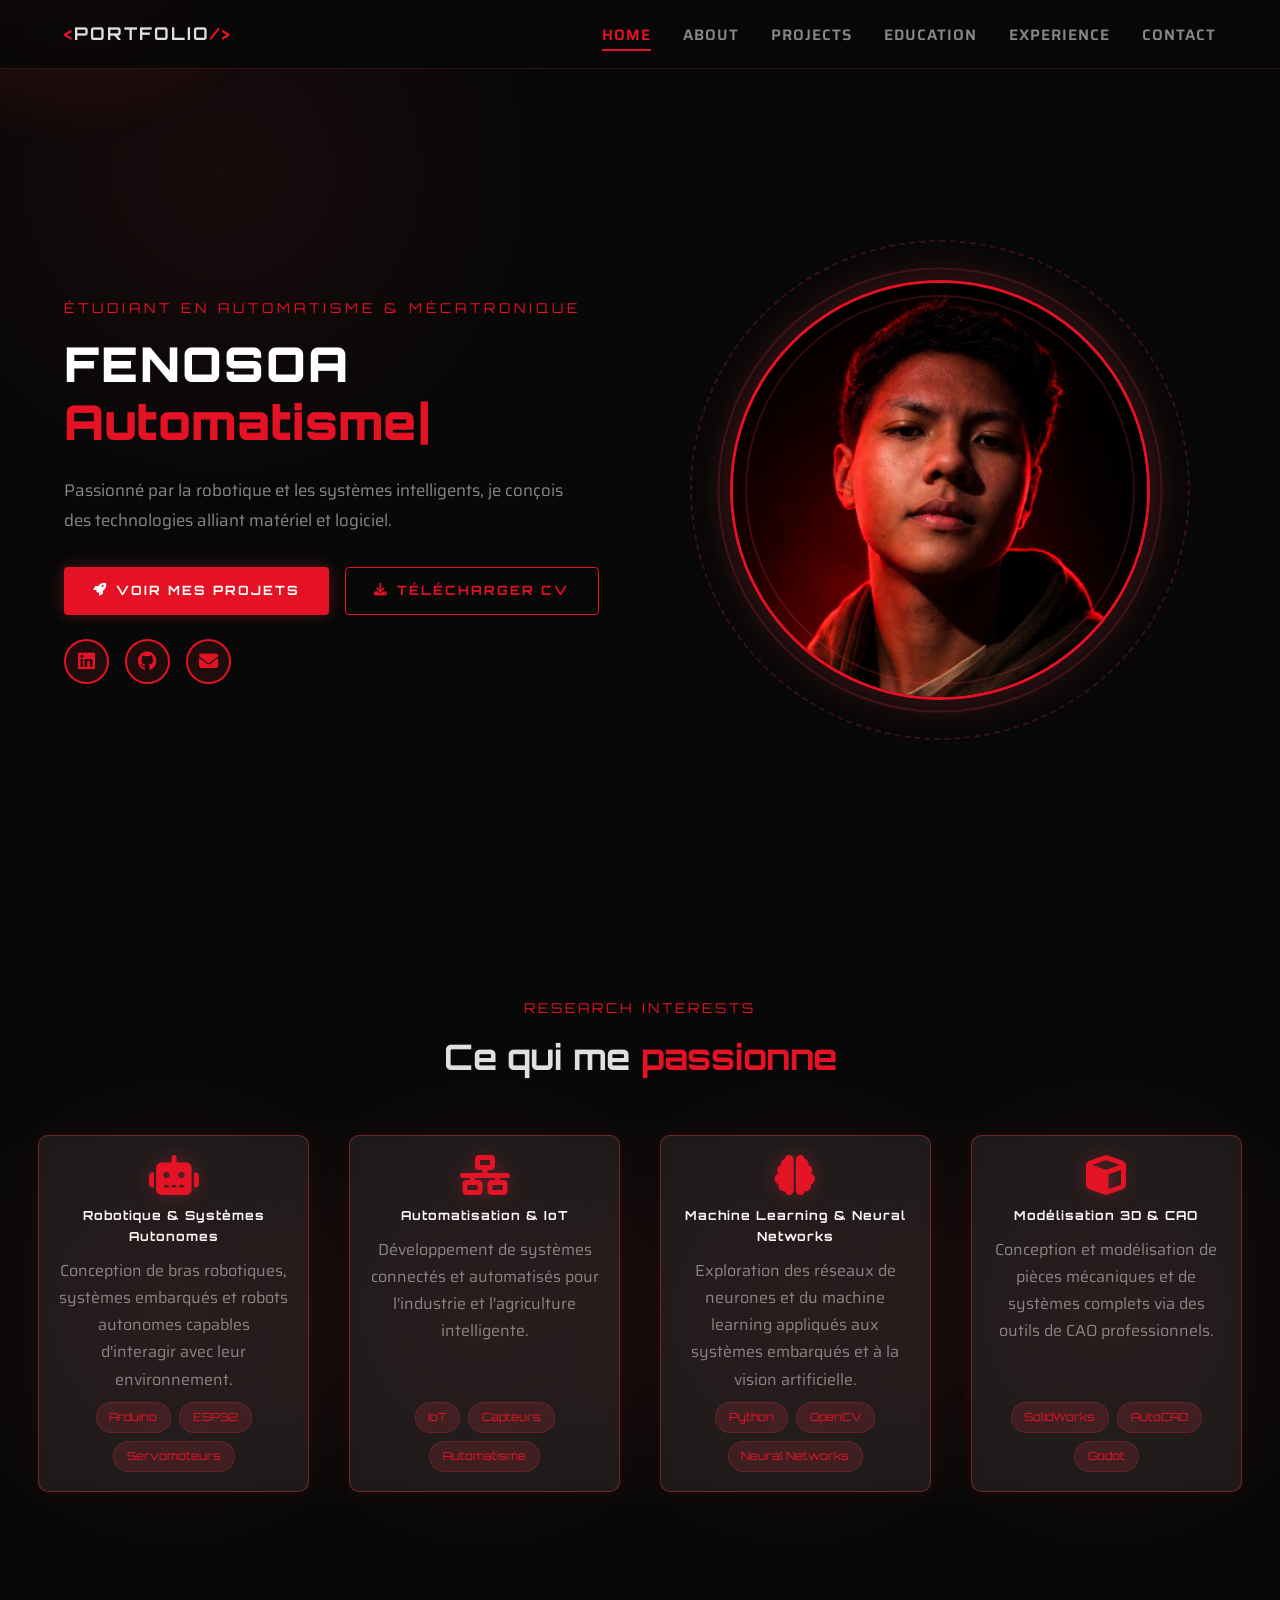
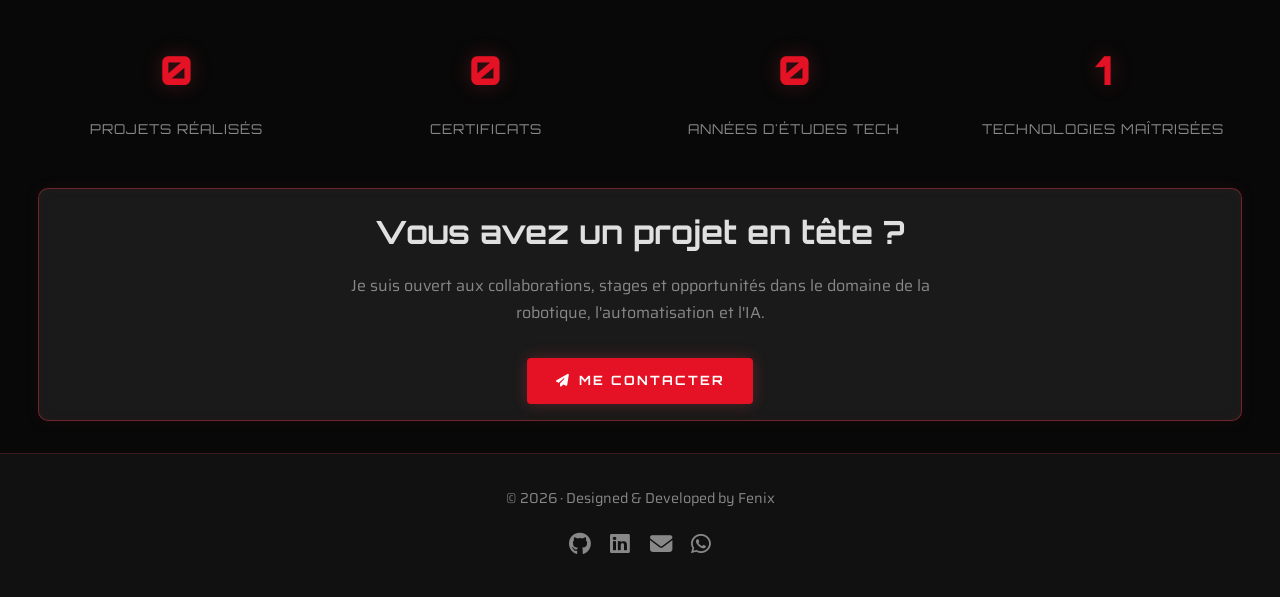
<file: index.html>
<!DOCTYPE html>
<html lang="fr">
<head>
  <meta charset="UTF-8" />
  <meta name="viewport" content="width=device-width, initial-scale=1.0" />
  <title>Fenosoa Ny Avo | Portfolio</title>
  <link href="https://fonts.googleapis.com/css2?family=Orbitron:wght@400;700;900&family=Saira:wght@300;400;600;700&display=swap" rel="stylesheet" />
  <link rel="stylesheet" href="https://cdnjs.cloudflare.com/ajax/libs/font-awesome/6.5.0/css/all.min.css" />
  <link rel="stylesheet" href="css/style.css" />
</head>
<body>

  <!-- ========== NAVBAR ========== -->
  <nav class="navbar" id="navbar">
    <div class="nav-logo">
      <span class="logo-bracket">&lt;</span>PORTFOLIO<span class="logo-bracket">/&gt;</span>
    </div>
    <ul class="nav-links" id="nav-links">
      <li><a href="index.html" class="active">Home</a></li>
      <li><a href="about.html">About</a></li>
      <li><a href="projects.html">Projects</a></li>
      <li><a href="education.html">Education</a></li>
      <li><a href="experience.html">Experience</a></li>
      <li><a href="contact.html">Contact</a></li>
    </ul>
    <div class="hamburger" id="hamburger">
      <span></span>
      <span></span>
      <span></span>
    </div>
  </nav>

  <!-- ========== HERO ========== -->
  <section class="hero" id="home">
    <div class="hero-content">
      <p class="hero-subtitle">Étudiant en Automatisme & Mécatronique</p>
      <h1 class="hero-title">
        <span class="hero-name">FENOSOA</span>
        <span class="typed-text" id="typed"><span class="cursor">|</span></span>
      </h1>
      <p class="hero-desc">
        Passionné par la robotique et les systèmes intelligents, je conçois des technologies alliant matériel et logiciel.
      </p>
      <div class="hero-buttons">
        <a href="projects.html" class="btn btn-primary">
          <i class="fas fa-rocket"></i> Voir mes projets
        </a>
        <a href="assets/cv/cv.pdf" class="btn btn-outline" download>
          <i class="fas fa-download"></i> Télécharger CV
        </a>
      </div>
      <div class="hero-socials">
        <a href="https://linkedin.com/in/fenosoa-ny-avo-randriamampionona-79b3913aa" target="_blank">
          <i class="fab fa-linkedin"></i>
        </a>
        <a href="https://github.com/Fenosoa-R" target="_blank">
          <i class="fab fa-github"></i>
        </a>
        <a href="mailto:fenosoaa.randria@gmail.com">
          <i class="fas fa-envelope"></i>
        </a>
      </div>
    </div>
    <div class="hero-photo">
      <div class="photo-ring">
        <div class="photo-ring-inner">
          <img src="assets/img/e.png" alt="Fenosoa Ny Avo" />
        </div>
        <div class="ring-decoration r1"></div>
        <div class="ring-decoration r2"></div>
        <div class="ring-decoration r3"></div>
      </div>
    </div>
  </section>

  <!-- ========== RESEARCH INTERESTS ========== -->
  <section class="interests" id="interests">
    <div class="container">
      <p class="interests-label">Research Interests</p>
      <h2 class="interests-title">Ce qui me <span class="red">passionne</span></h2>
      <div class="interests-grid">

        <div class="interest-card fade-in">
          <div class="interest-icon">
            <i class="fas fa-robot"></i>
          </div>
          <h3>Robotique & Systèmes Autonomes</h3>
          <p>Conception de bras robotiques, systèmes embarqués et robots autonomes capables d'interagir avec leur environnement.</p>
          <div class="interest-tags">
            <span>Arduino</span><span>ESP32</span><span>Servomoteurs</span>
          </div>
        </div>

        <div class="interest-card fade-in">
          <div class="interest-icon">
            <i class="fas fa-network-wired"></i>
          </div>
          <h3>Automatisation & IoT</h3>
          <p>Développement de systèmes connectés et automatisés pour l'industrie et l'agriculture intelligente.</p>
          <div class="interest-tags">
            <span>IoT</span><span>Capteurs</span><span>Automatisme</span>
          </div>
        </div>

        <div class="interest-card fade-in">
          <div class="interest-icon">
            <i class="fas fa-brain"></i>
          </div>
          <h3>Machine Learning & Neural Networks</h3>
          <p>Exploration des réseaux de neurones et du machine learning appliqués aux systèmes embarqués et à la vision artificielle.</p>
          <div class="interest-tags">
            <span>Python</span><span>OpenCV</span><span>Neural Networks</span>
          </div>
        </div>

        <div class="interest-card fade-in">
          <div class="interest-icon">
            <i class="fas fa-cube"></i>
          </div>
          <h3>Modélisation 3D & CAO</h3>
          <p>Conception et modélisation de pièces mécaniques et de systèmes complets via des outils de CAO professionnels.</p>
          <div class="interest-tags">
            <span>SolidWorks</span><span>AutoCAD</span><span>Godot</span>
          </div>
        </div>

      </div>
    </div>
  </section>

  <!-- ========== STATS + CTA ========== -->
  <section class="section" style="padding: 0;">
    <div class="container">

      <!-- STATS -->
      <div class="stats-grid" style="padding: 3rem 0;">
        <div class="stat-item fade-in">
          <span class="stat-number" data-target="3">0</span>
          <span class="stat-label">Projets Réalisés</span>
        </div>
        <div class="stat-item fade-in">
          <span class="stat-number" data-target="2">0</span>
          <span class="stat-label">Certificats</span>
        </div>
        <div class="stat-item fade-in">
          <span class="stat-number" data-target="3">0</span>
          <span class="stat-label">Années d'études tech</span>
        </div>
        <div class="stat-item fade-in">
          <span class="stat-number" data-target="6">0</span>
          <span class="stat-label">Technologies maîtrisées</span>
        </div>
      </div>

      <!-- CTA -->
      <div class="cta-box" style="padding: 1rem 2rem; margin-bottom: 2rem;">
        <h2>Vous avez un projet en tête ?</h2>
        <p>Je suis ouvert aux collaborations, stages et opportunités dans le domaine de la robotique, l'automatisation et l'IA.</p>
        <a href="contact.html" class="btn btn-primary">
          <i class="fas fa-paper-plane"></i> Me contacter
        </a>
      </div>

    </div>
  </section>

  <!-- ========== FOOTER ========== -->
  <footer class="footer">
    <p>&copy; 2026  · Designed & Developed by Fenix</p>
    <div class="footer-links">
      <a href="https://github.com/Fenosoa-R" target="_blank"><i class="fab fa-github"></i></a>
      <a href="https://linkedin.com/in/fenosoa-ny-avo-randriamampionona-79b3913aa" target="_blank"><i class="fab fa-linkedin"></i></a>
      <a href="mailto:fenosoaa.randria@gmail.com"><i class="fas fa-envelope"></i></a>
      <a href="https://wa.me/261381426886" target="_blank" aria-label="WhatsApp"><i class="fab fa-whatsapp"></i></a>
    </div>
  </footer>

  <script src="js/main.js"></script>
</body>
</html>
</file>
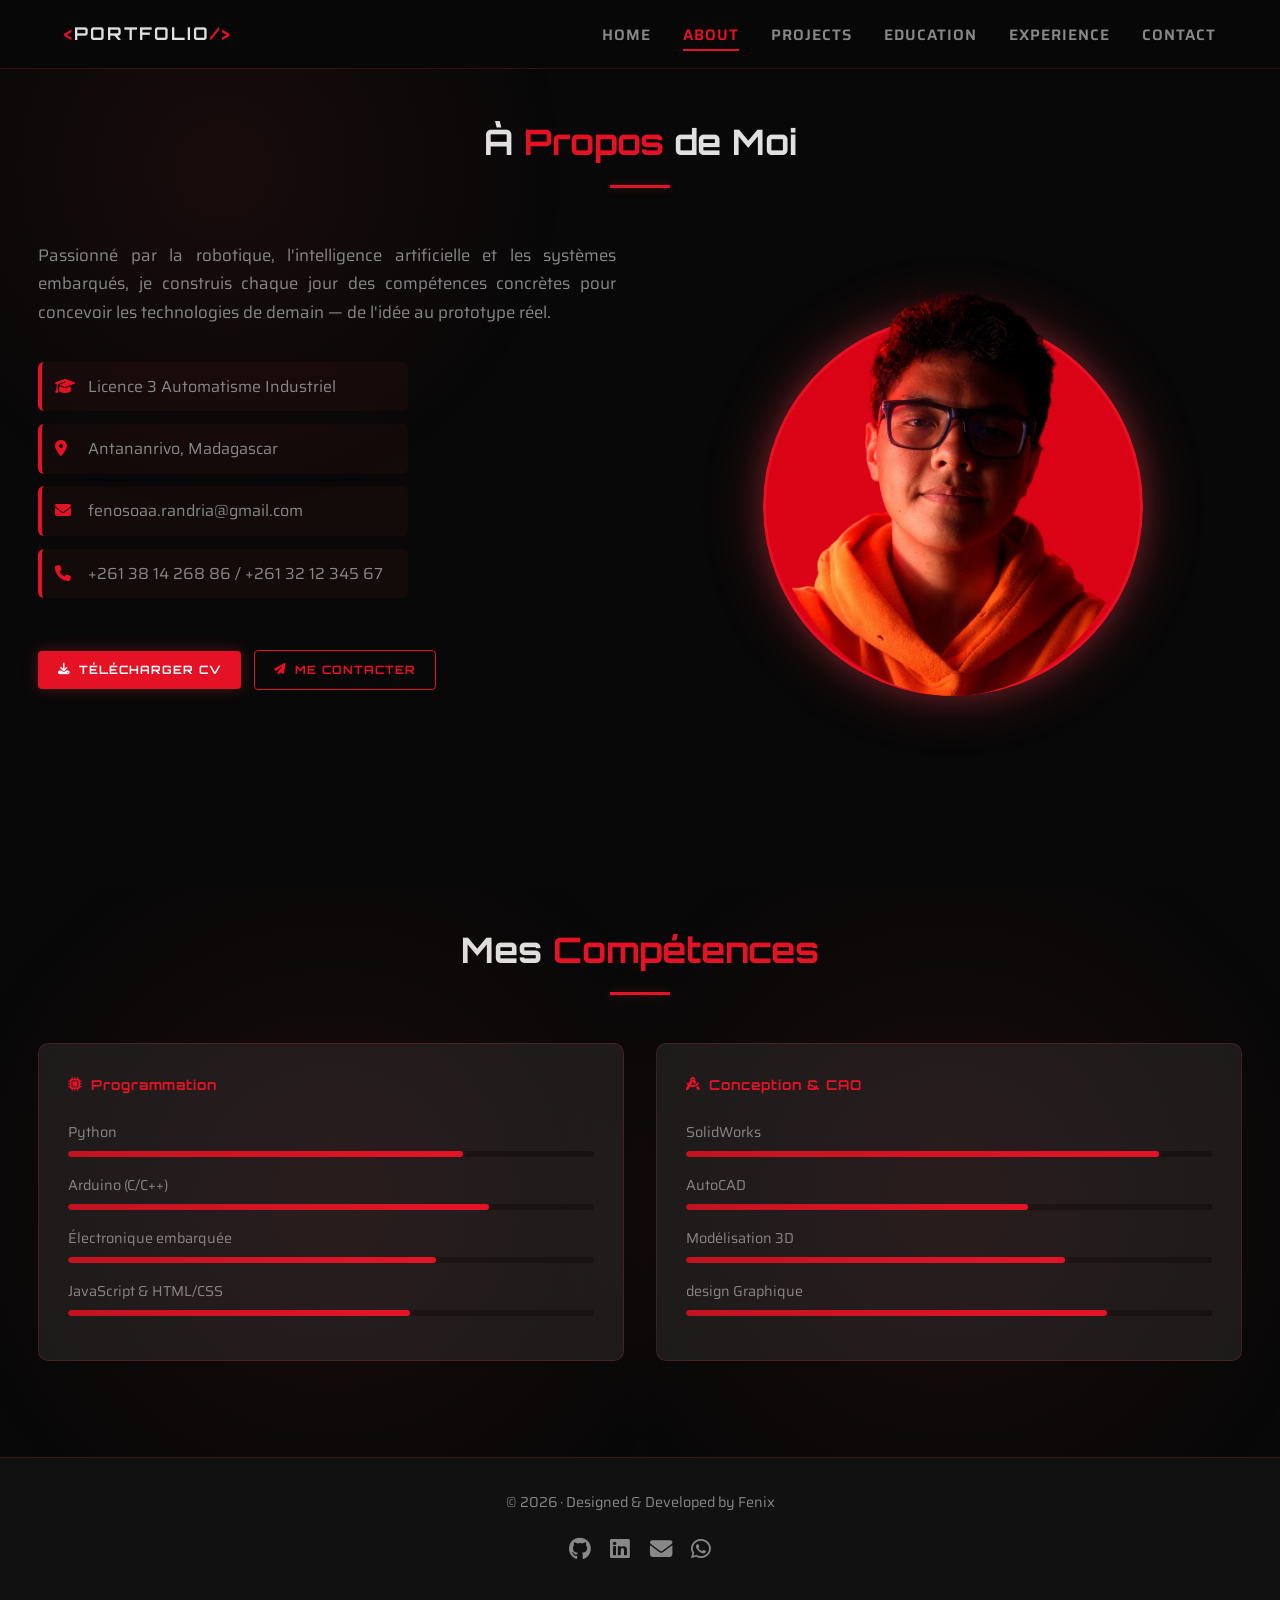
<file: about.html>
<!DOCTYPE html>
<html lang="fr">
<head>
  <meta charset="UTF-8" />
  <meta name="viewport" content="width=device-width, initial-scale=1.0" />
  <title>À Propos | Fenosoa Ny Avo - Portfolio</title>

  <!-- Google Fonts -->
  <link href="https://fonts.googleapis.com/css2?family=Orbitron:wght@400;700;900&family=Saira:wght@300;400;600;700&display=swap" rel="stylesheet" />

  <!-- Font Awesome (icônes) -->
  <link rel="stylesheet" href="https://cdnjs.cloudflare.com/ajax/libs/font-awesome/6.5.0/css/all.min.css" />

  <link rel="stylesheet" href="css/style.css" />
</head>
<body>

  <!-- ========== NAVBAR ========== -->
  <nav class="navbar" id="navbar">
    <div class="nav-logo">
      <span class="logo-bracket">&lt;</span>PORTFOLIO<span class="logo-bracket">/&gt;</span>
    </div>
    <ul class="nav-links" id="nav-links">
      <li><a href="index.html">Home</a></li>
      <li><a href="about.html" class="active">About</a></li>
      <li><a href="projects.html">Projects</a></li>
      <li><a href="education.html">Education</a></li>
      <li><a href="experience.html">Experience</a></li>
      <li><a href="contact.html">Contact</a></li>
    </ul>
    <div class="hamburger" id="hamburger">
      <span></span>
      <span></span>
      <span></span>
    </div>
  </nav>

  <!-- ========== ABOUT SECTION ========== -->
  <section class="section" id="about" style="padding-top: 5rem;">
    <div class="container">
      <h2 class="section-title">À <span class="red">Propos</span> de Moi</h2>
      <div class="about-grid">

        <!-- PHOTO EN PREMIER -->
        <div class="about-photo">
          <img src="assets/img/photo2.png" alt="Fenosoa Ny Avo" />
        </div>

        <!-- ABOUT TEXT -->
        <div class="about-text">
          <p>
            Passionné par la robotique, l'intelligence artificielle et les systèmes embarqués,
            je construis chaque jour des compétences concrètes pour concevoir les technologies
            de demain — de l'idée au prototype réel.
          </p>
          <!-- INFO ITEMS -->
          <div class="about-info">
            <div class="info-item">
              <i class="fas fa-graduation-cap"></i>
              <span><strong></strong> Licence 3 Automatisme Industriel </span>
            </div>
            <div class="info-item">
              <i class="fas fa-map-marker-alt"></i>
              <span><strong></strong> Antananrivo, Madagascar</span>
            </div>
            <div class="info-item">
              <i class="fas fa-envelope"></i>
              <span><strong></strong> fenosoaa.randria@gmail.com</span>
            </div>
            <div class="info-item">
              <i class="fas fa-phone"></i>
              <span><strong></strong> +261 38 14 268 86 / +261 32 12 345 67</span>
            </div>
          </div>
          <!-- BUTTONS -->
          <div class="about-buttons">
            <a href="assets/cv/cv.pdf" class="btn btn-primary" download>
              <i class="fas fa-download"></i> Télécharger CV
            </a>
            <a href="contact.html" class="btn btn-outline">
              <i class="fas fa-paper-plane"></i> Me Contacter
            </a>
          </div>
        </div>

      </div>
    </div>
  </section>

  <!-- ========== SKILLS SECTION ========== -->
  <section class="section">
    <div class="container">
      <h2 class="section-title">Mes <span class="red">Compétences</span></h2>
      <div class="skills-grid">

        <div class="skill-category">
          <h3><i class="fas fa-microchip"></i> Programmation</h3>
          <div class="skill-item">
            <span>Python</span>
            <div class="bar"><div class="fill" style="--w:75%"></div></div>
          </div>
          <div class="skill-item">
            <span>Arduino (C/C++)</span>
            <div class="bar"><div class="fill" style="--w:80%"></div></div>
          </div>
          <div class="skill-item">
            <span>Électronique embarquée</span>
            <div class="bar"><div class="fill" style="--w:70%"></div></div>
          </div>
          <div class="skill-item">
            <span>JavaScript & HTML/CSS</span>
            <div class="bar"><div class="fill" style="--w:65%"></div></div>
          </div>
        </div>

        <div class="skill-category">
          <h3><i class="fas fa-drafting-compass"></i> Conception & CAO</h3>
          <div class="skill-item">
            <span>SolidWorks</span>
            <div class="bar"><div class="fill" style="--w:90%"></div></div>
          </div>
          <div class="skill-item">
            <span>AutoCAD</span>
            <div class="bar"><div class="fill" style="--w:65%"></div></div>
          </div>
          <div class="skill-item">
            <span>Modélisation 3D</span>
            <div class="bar"><div class="fill" style="--w:72%"></div></div>
          </div>
          <div class="skill-item">
            <span>design Graphique</span>
            <div class="bar"><div class="fill" style="--w:80%"></div></div>
          </div>
        </div>

      </div>
    </div>
  </section>

  <!-- ========== FOOTER ========== -->
  <footer class="footer">
    <p>&copy; 2026  · Designed & Developed by Fenix</p>
    <div class="footer-links">
      <a href="https://github.com/Fenosoa-R" target="_blank"><i class="fab fa-github"></i></a>
      <a href="https://linkedin.com/in/fenosoa-ny-avo-randriamampionona-79b3913aa" target="_blank"><i class="fab fa-linkedin"></i></a>
      <a href="mailto:fenosoaa.randria@gmail.com"><i class="fas fa-envelope"></i></a>
      <a href="https://wa.me/261381426886" target="_blank" aria-label="WhatsApp"><i class="fab fa-whatsapp"></i></a>
    </div>
  </footer>

  <script src="js/main.js"></script>
</body>
</html>
</file>
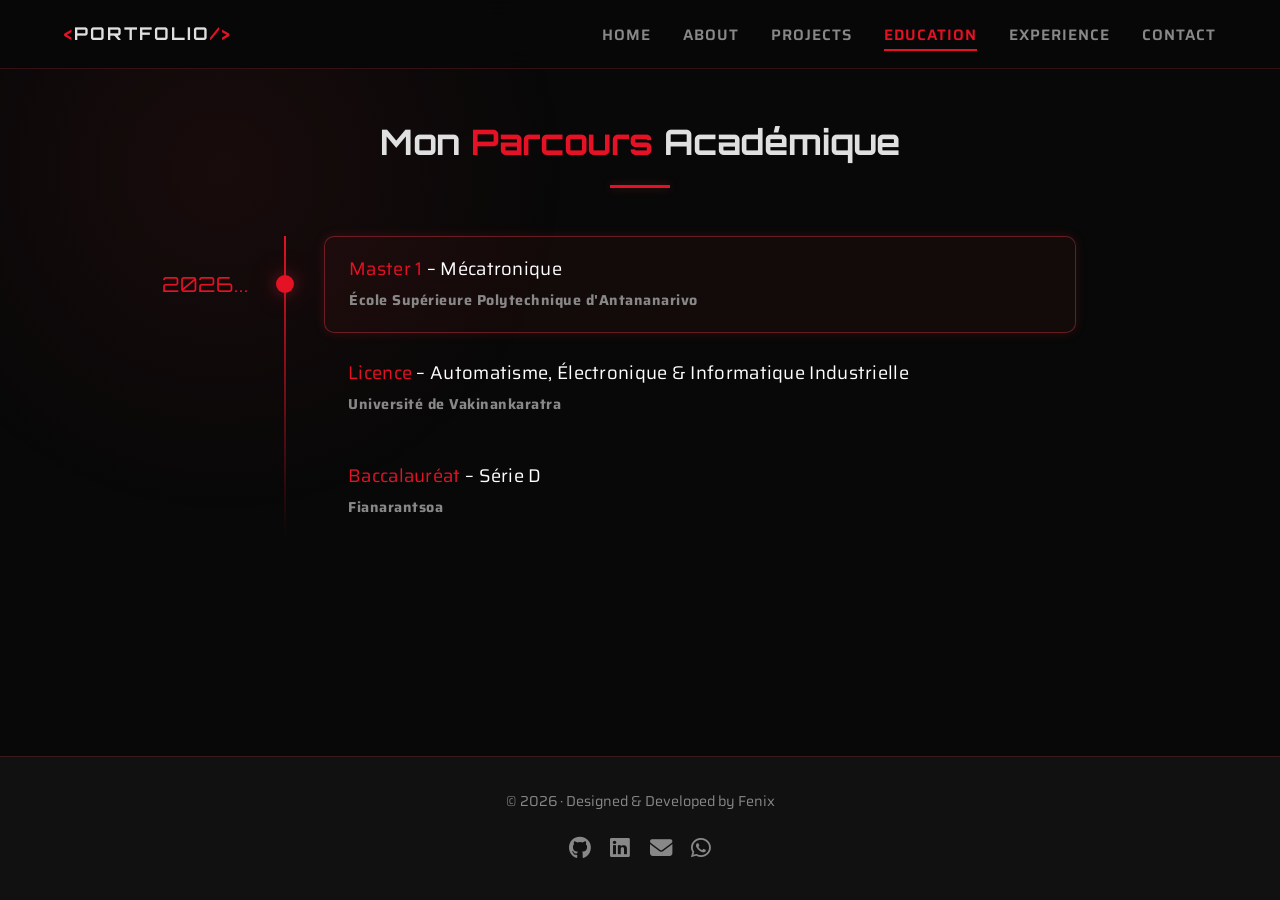
<file: education.html>
<!DOCTYPE html>
<html lang="fr">
<head>
  <meta charset="UTF-8" />
  <meta name="viewport" content="width=device-width, initial-scale=1.0" />
  <title>Éducation | Fenosoa Ny Avo - Portfolio</title>
  <link href="https://fonts.googleapis.com/css2?family=Orbitron:wght@400;700;900&family=Saira:wght@300;400;600;700&display=swap" rel="stylesheet" />
  <link rel="stylesheet" href="https://cdnjs.cloudflare.com/ajax/libs/font-awesome/6.5.0/css/all.min.css" />
  <link rel="stylesheet" href="css/style.css" />
</head>
<body>

  <!-- ========== NAVBAR ========== -->
  <nav class="navbar" id="navbar">
    <div class="nav-logo">
      <span class="logo-bracket">&lt;</span>PORTFOLIO<span class="logo-bracket">/&gt;</span>
    </div>
    <ul class="nav-links" id="nav-links">
      <li><a href="index.html">Home</a></li>
      <li><a href="about.html">About</a></li>
      <li><a href="projects.html">Projects</a></li>
      <li><a href="education.html" class="active">Education</a></li>
      <li><a href="experience.html">Experience</a></li>
      <li><a href="contact.html">Contact</a></li>
    </ul>
    <div class="hamburger" id="hamburger">
      <span></span>
      <span></span>
      <span></span>
    </div>
  </nav>

  <!-- ========== EDUCATION SECTION ========== -->
  <section class="section" style="padding-top: 5rem; padding-bottom: 3.8rem;">
    <div class="container container-narrow">
      <h2 class="section-title">Mon <span class="red">Parcours</span> Académique</h2>

      <div class="edu-wrapper" id="edu-wrapper">

        <!-- Ligne verticale -->
        <div class="edu-line"></div>

        <!-- Boule unique -->
        <div class="edu-ball" id="edu-ball"></div>

        <!-- Date flottante -->
        <div class="edu-date" id="edu-date"></div>

        <!-- M1 -->
        <div class="edu-item active" data-date="2026..." data-index="0">
          <h3><span class="red">Master 1</span> – Mécatronique</h3>
          <p><strong>École Supérieure Polytechnique d'Antananarivo</strong></p>
        </div>

        <!-- L3 -->
        <div class="edu-item" data-date="2025" data-index="1">
          <h3><span class="red">Licence</span> – Automatisme, Électronique & Informatique Industrielle</h3>
          <p><strong>Université de Vakinankaratra</strong></p>
        </div>

        <!-- BAC -->
        <div class="edu-item" data-date="2022" data-index="2">
          <h3><span class="red">Baccalauréat</span> – Série D</h3>
          <p><strong>Fianarantsoa</strong></p>
        </div>

      </div>
    </div>
  </section>

  <!-- ========== FOOTER ========== -->
  <footer class="footer">
    <p>&copy; 2026  · Designed & Developed by Fenix</p>
    <div class="footer-links">
      <a href="https://github.com/Fenosoa-R" target="_blank"><i class="fab fa-github"></i></a>
      <a href="https://linkedin.com/in/fenosoa-ny-avo-randriamampionona-79b3913aa" target="_blank"><i class="fab fa-linkedin"></i></a>
      <a href="mailto:fenosoaa.randria@gmail.com"><i class="fas fa-envelope"></i></a>
      <a href="https://wa.me/261381426886" target="_blank" aria-label="WhatsApp"><i class="fab fa-whatsapp"></i></a>
    </div>
  </footer>

  <script src="js/main.js"></script>

</body>
</html>
</file>
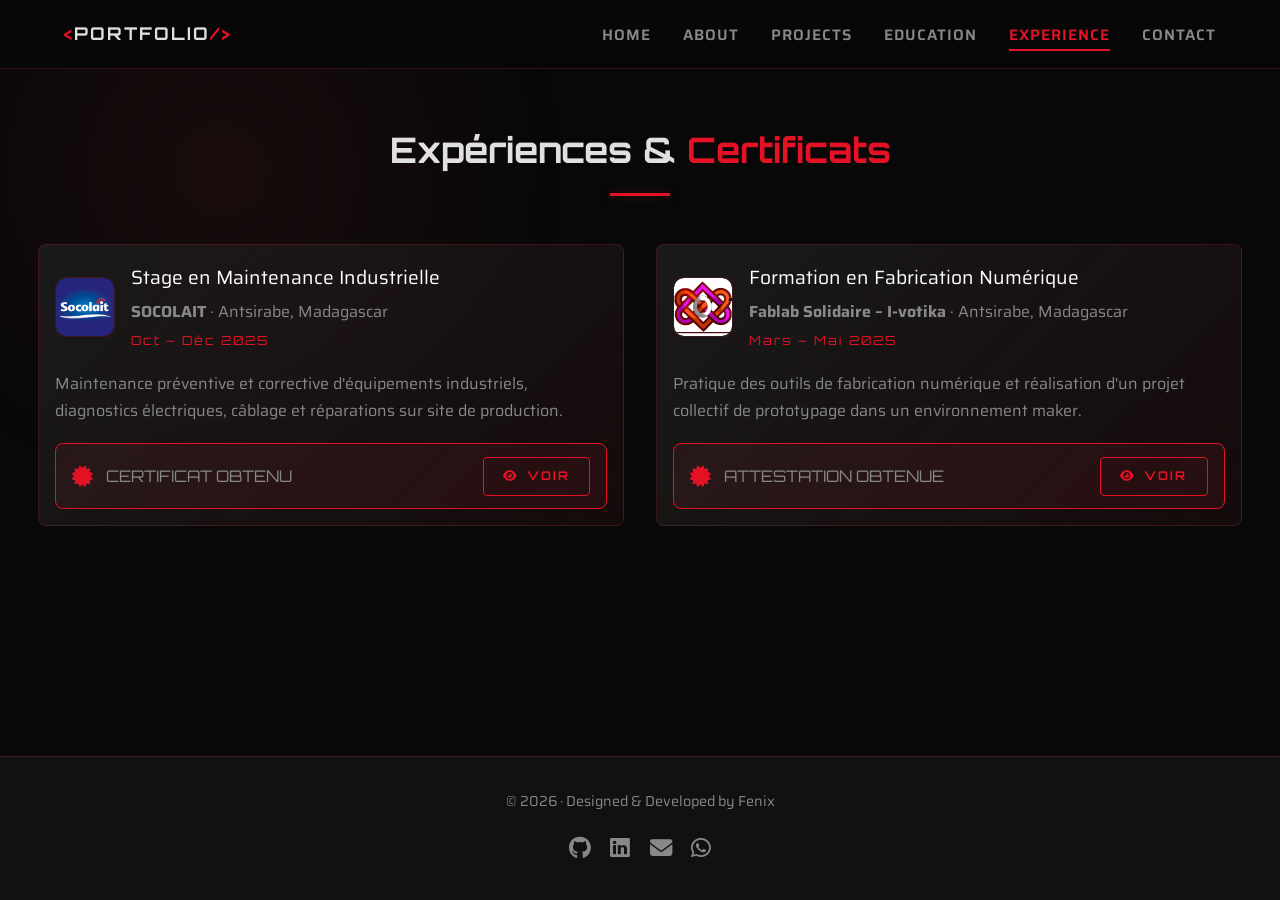
<file: experience.html>
<!DOCTYPE html>
<html lang="fr">
<head>
  <meta charset="UTF-8" />
  <meta name="viewport" content="width=device-width, initial-scale=1.0" />
  <title>Expériences | Fenosoa Ny Avo</title>
  <link href="https://fonts.googleapis.com/css2?family=Orbitron:wght@400;700;900&family=Saira:wght@300;400;600;700&display=swap" rel="stylesheet" />
  <link rel="stylesheet" href="https://cdnjs.cloudflare.com/ajax/libs/font-awesome/6.5.0/css/all.min.css" />
  <link rel="stylesheet" href="css/style.css" />
</head>
<body>

  <!-- ========== NAVBAR ========== -->
  <nav class="navbar" id="navbar">
    <div class="nav-logo">
      <span class="logo-bracket">&lt;</span>PORTFOLIO<span class="logo-bracket">/&gt;</span>
    </div>
    <ul class="nav-links" id="nav-links">
      <li><a href="index.html">Home</a></li>
      <li><a href="about.html">About</a></li>
      <li><a href="projects.html">Projects</a></li>
      <li><a href="education.html">Education</a></li>
      <li><a href="experience.html" class="active">Experience</a></li>
      <li><a href="contact.html">Contact</a></li>
    </ul>
    <div class="hamburger" id="hamburger">
      <span></span>
      <span></span>
      <span></span>
    </div>
  </nav>

  <!-- ========== EXPERIENCES SECTION ========== -->
  <section class="section" style="padding-top: 5.5rem; padding-bottom: 5rem;">
    <div class="container">
      <h2 class="section-title">Expériences & <span class="red">Certificats</span></h2>

      <div class="timeline exp-timeline">

        <!-- SOCOLAIT -->
        <div class="timeline-item">
          <div class="timeline-dot"></div>
          <div class="timeline-content">
            <div class="exp-header">
              <div class="exp-logo">
                <img src="assets/img/socolait.jpg" alt="SOCOLAIT" />
              </div>
              <div>
                <h3>Stage en Maintenance Industrielle</h3>
                <p><strong>SOCOLAIT</strong> · Antsirabe, Madagascar</p>
                <span class="timeline-date">Oct – Déc 2025</span>
              </div>
            </div>
            <p>Maintenance préventive et corrective d'équipements industriels, diagnostics électriques, câblage et réparations sur site de production.</p>
            <div class="exp-certificate">
              <div class="exp-certificate-info">
                <i class="fas fa-certificate"></i>
                <div>
                  <p class="exp-certificate-label">CERTIFICAT OBTENU</p>
                </div>
              </div>
              <a href="#" class="btn btn-outline btn-sm">
                <i class="fas fa-eye"></i> Voir
              </a>
            </div>
          </div>
        </div>

        <!-- FABLAB -->
        <div class="timeline-item">
          <div class="timeline-dot"></div>
          <div class="timeline-content">
            <div class="exp-header">
              <div class="exp-logo">
                <img src="assets/img/images.png" alt="Fablab I-votika" />
              </div>
              <div>
                <h3>Formation en Fabrication Numérique</h3>
                <p><strong>Fablab Solidaire – I-votika</strong> · Antsirabe, Madagascar</p>
                <span class="timeline-date">Mars – Mai 2025</span>
              </div>
            </div>
            <p>Pratique des outils de fabrication numérique et réalisation d'un projet collectif de prototypage dans un environnement maker.</p>
            <div class="exp-certificate">
              <div class="exp-certificate-info">
                <i class="fas fa-certificate"></i>
                <div>
                  <p class="exp-certificate-label">ATTESTATION OBTENUE</p>
                </div>
              </div>
              <a href="#" class="btn btn-outline btn-sm">
                <i class="fas fa-eye"></i> Voir
              </a>
            </div>
          </div>
        </div>

      </div>
    </div>
  </section>

  <!-- ========== FOOTER ========== -->
  <footer class="footer">
    <p>&copy; 2026  · Designed & Developed by Fenix</p>
    <div class="footer-links">
      <a href="https://github.com/Fenosoa-R" target="_blank"><i class="fab fa-github"></i></a>
      <a href="https://linkedin.com/in/fenosoa-ny-avo-randriamampionona-79b3913aa" target="_blank"><i class="fab fa-linkedin"></i></a>
      <a href="mailto:fenosoaa.randria@gmail.com"><i class="fas fa-envelope"></i></a>
      <a href="https://wa.me/261381426886" target="_blank" aria-label="WhatsApp"><i class="fab fa-whatsapp"></i></a>
    </div>
  </footer>

  <script src="js/main.js"></script>
</body>
</html>
</file>
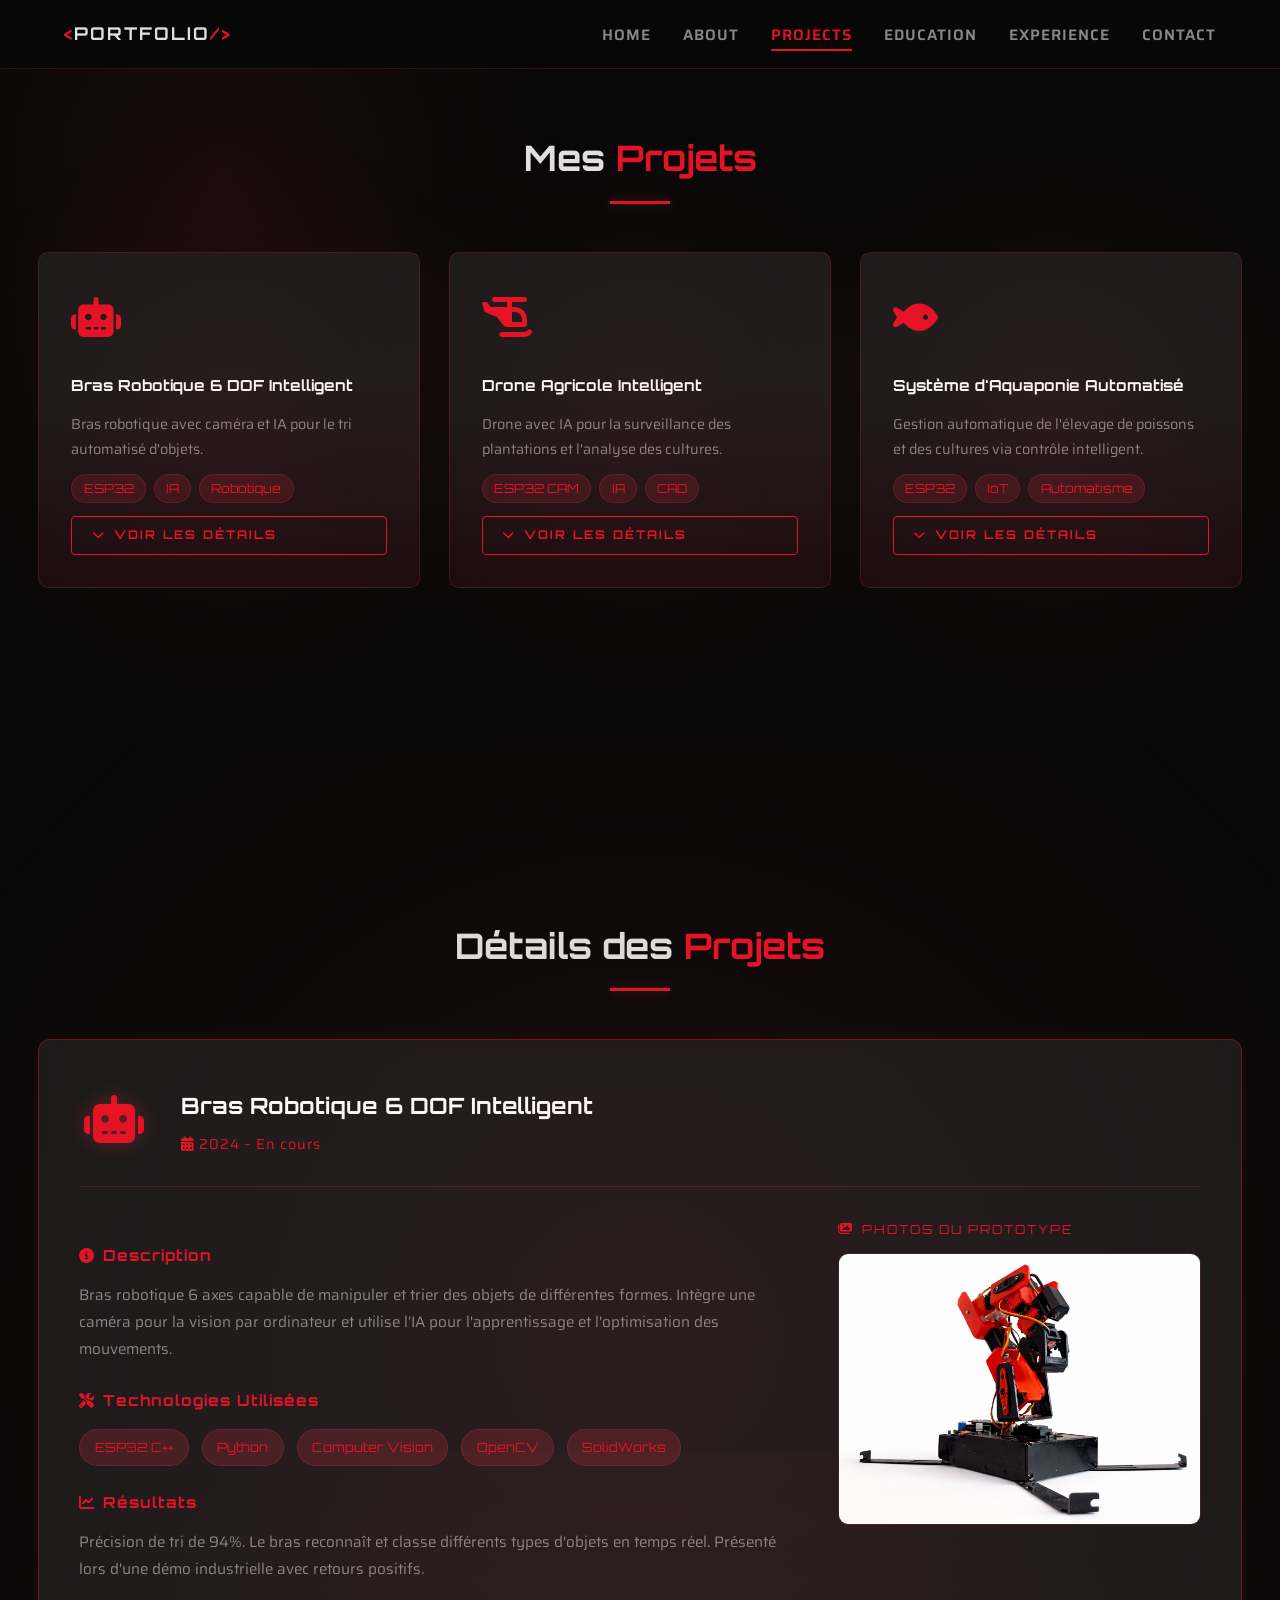
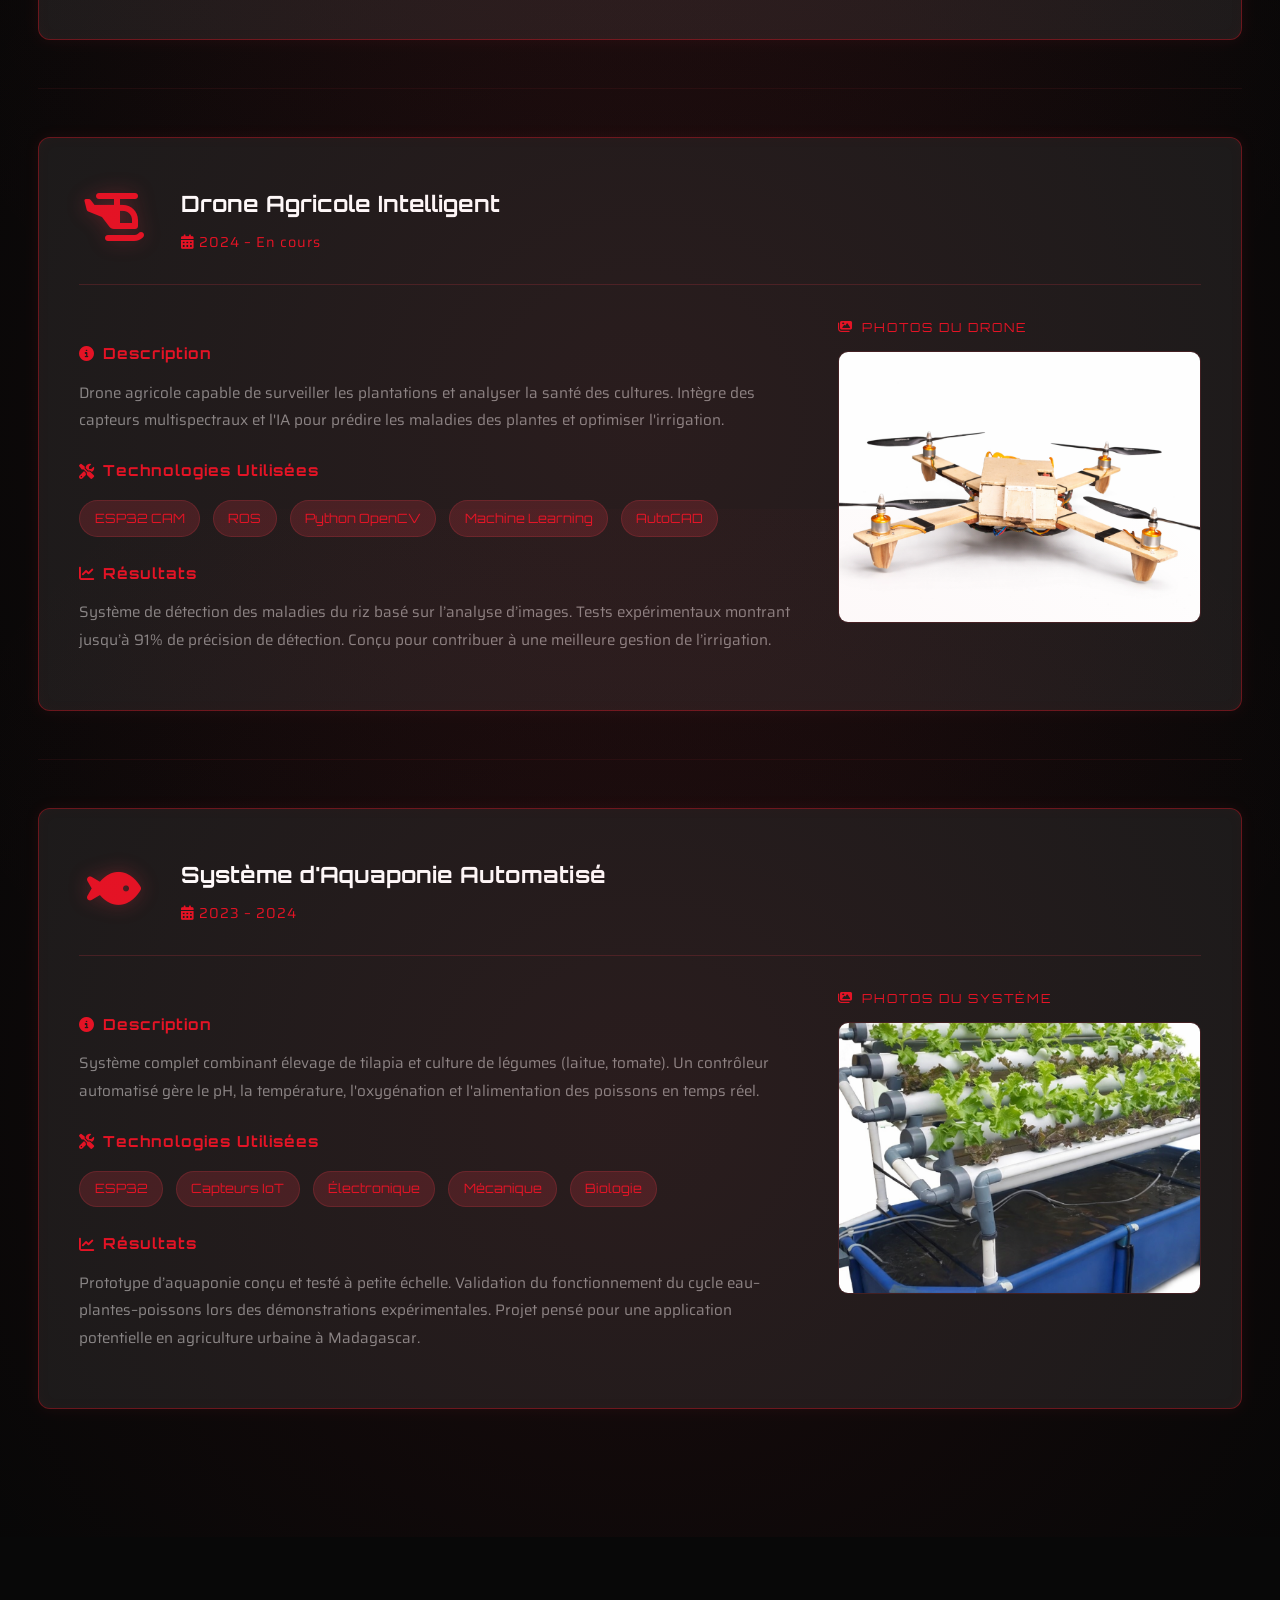
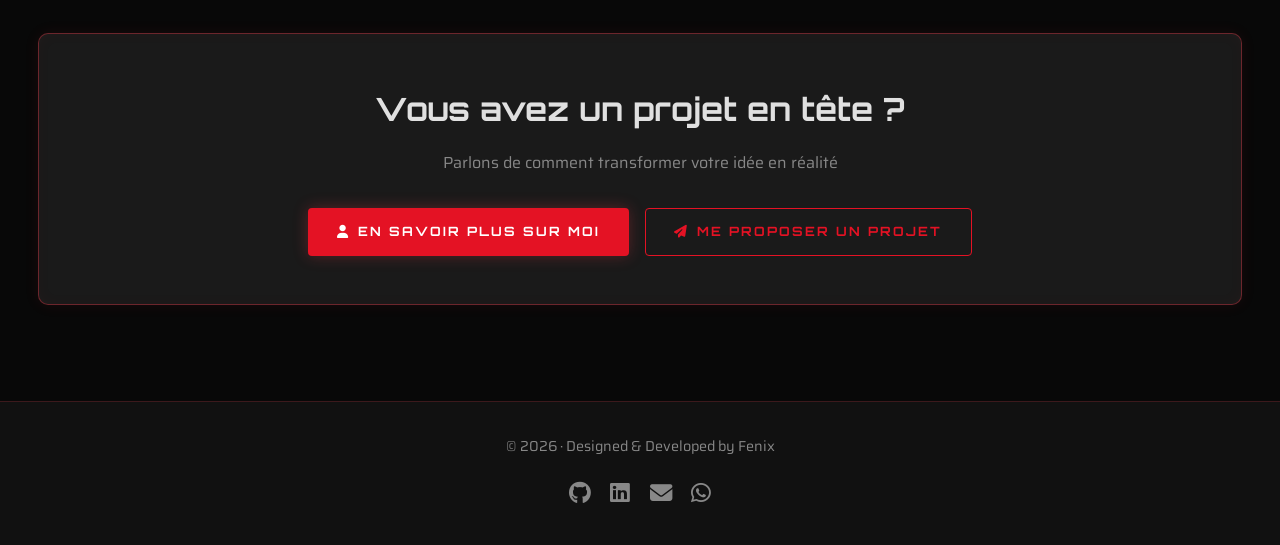
<file: projects.html>
<!DOCTYPE html>
<html lang="fr">
<head>
  <meta charset="UTF-8" />
  <meta name="viewport" content="width=device-width, initial-scale=1.0" />
  <title>Projets | Fenosoa Ny Avo - Portfolio</title>

  <link href="https://fonts.googleapis.com/css2?family=Orbitron:wght@400;700;900&family=Saira:wght@300;400;600;700&display=swap" rel="stylesheet" />
  <link rel="stylesheet" href="https://cdnjs.cloudflare.com/ajax/libs/font-awesome/6.5.0/css/all.min.css" />
  <link rel="stylesheet" href="css/style.css" />
</head>
<body>

  <!-- ========== NAVBAR ========== -->
  <nav class="navbar" id="navbar">
    <div class="nav-logo">
      <span class="logo-bracket">&lt;</span>PORTFOLIO<span class="logo-bracket">/&gt;</span>
    </div>
    <ul class="nav-links" id="nav-links">
      <li><a href="index.html">Home</a></li>
      <li><a href="about.html">About</a></li>
      <li><a href="projects.html" class="active">Projects</a></li>
      <li><a href="education.html">Education</a></li>
      <li><a href="experience.html">Experience</a></li>
      <li><a href="contact.html">Contact</a></li>
    </ul>
    <div class="hamburger" id="hamburger">
      <span></span><span></span><span></span>
    </div>
  </nav>

  <section class="section" style="padding-top:6rem; padding-bottom:8.5rem;">
    <div class="container">
      <h2 class="section-title">Mes <span class="red">Projets</span></h2>
      <div class="projects-grid">

        <div class="project-card fade-in">
          <div class="project-icon"><i class="fas fa-robot"></i></div>
          <h3>Bras Robotique 6 DOF Intelligent</h3>
          <p>Bras robotique avec caméra et IA pour le tri automatisé d'objets.</p>
          <div class="project-tags">
            <span class="tag-microcontroller">ESP32</span>
            <span class="tag-software">IA</span>
            <span class="tag-hardware">Robotique</span>
          </div>
          <a href="#project-1" class="btn btn-outline btn-sm">
            <i class="fas fa-chevron-down"></i> Voir les détails
          </a>
        </div>

        <div class="project-card fade-in">
          <div class="project-icon"><i class="fas fa-helicopter"></i></div>
          <h3>Drone Agricole Intelligent</h3>
          <p>Drone avec IA pour la surveillance des plantations et l'analyse des cultures.</p>
          <div class="project-tags">
            <span class="tag-hardware">ESP32 CAM</span>
            <span class="tag-software">IA</span>
            <span class="tag-cad">CAO</span>
          </div>
          <a href="#project-2" class="btn btn-outline btn-sm">
            <i class="fas fa-chevron-down"></i> Voir les détails
          </a>
        </div>

        <div class="project-card fade-in">
          <div class="project-icon"><i class="fas fa-fish"></i></div>
          <h3>Système d'Aquaponie Automatisé</h3>
          <p>Gestion automatique de l'élevage de poissons et des cultures via contrôle intelligent.</p>
          <div class="project-tags">
            <span class="tag-microcontroller">ESP32</span>
            <span class="tag-hardware">IoT</span>
            <span class="tag-software">Automatisme</span>
          </div>
          <a href="#project-3" class="btn btn-outline btn-sm">
            <i class="fas fa-chevron-down"></i> Voir les détails
          </a>
        </div>

      </div>
    </div>
  </section>

  <!-- ========== DETAILS ========== -->
  <section class="section" style="padding-top: 10rem;">
    <div class="container">
      <h2 class="section-title">Détails des <span class="red">Projets</span></h2>

      <!-- ===== PROJET 1 : Bras Robotique ===== -->
      <div class="project-detail fade-in" id="project-1">
        <div class="detail-header">
          <div class="detail-icon"><i class="fas fa-robot"></i></div>
          <div class="detail-title">
            <h3>Bras Robotique 6 DOF Intelligent</h3>
            <p class="detail-date"><i class="fas fa-calendar-alt"></i> 2024 – En cours</p>
          </div>
        </div>

        <div class="detail-content">

          <!-- Texte -->
          <div class="detail-text">
            <h4><i class="fas fa-info-circle"></i> Description</h4>
            <p>Bras robotique 6 axes capable de manipuler et trier des objets de différentes formes.
               Intègre une caméra pour la vision par ordinateur et utilise l'IA pour l'apprentissage
               et l'optimisation des mouvements.</p>

            <h4><i class="fas fa-tools"></i> Technologies Utilisées</h4>
            <div class="tech-stack">
              <span class="tech-tag">ESP32 C++</span>
              <span class="tech-tag">Python</span>
              <span class="tech-tag">Computer Vision</span>
              <span class="tech-tag">OpenCV</span>
              <span class="tech-tag">SolidWorks</span>
            </div>

            <h4><i class="fas fa-chart-line"></i> Résultats</h4>
            <p>Précision de tri de 94%. Le bras reconnaît et classe différents types d'objets en
               temps réel. Présenté lors d'une démo industrielle avec retours positifs.</p>
          </div>

          <!-- Photos -->
          <div>
            <p class="detail-photos-label"><i class="fas fa-images"></i> Photos du prototype</p>

              <div class="project-photos single">
                <div class="photo-slot">
                  <img src="assets/img/bras1.png" alt="Bras Robotique" />
                </div>
              </div>

          </div>
        </div>
      </div>

      <hr style="border:none; border-top:1px solid var(--border); margin:3rem 0; opacity:0.4;">

      <!-- ===== PROJET 2 : Drone ===== -->
      <div class="project-detail fade-in" id="project-2">
        <div class="detail-header">
          <div class="detail-icon"><i class="fas fa-helicopter"></i></div>
          <div class="detail-title">
            <h3>Drone Agricole Intelligent</h3>
            <p class="detail-date"><i class="fas fa-calendar-alt"></i> 2024 – En cours</p>
          </div>
        </div>

        <div class="detail-content">

          <div class="detail-text">
            <h4><i class="fas fa-info-circle"></i> Description</h4>
            <p>Drone agricole capable de surveiller les plantations et analyser la santé des cultures.
               Intègre des capteurs multispectraux et l'IA pour prédire les maladies des plantes
               et optimiser l'irrigation.</p>

            <h4><i class="fas fa-tools"></i> Technologies Utilisées</h4>
            <div class="tech-stack">
              <span class="tech-tag">ESP32 CAM</span>
              <span class="tech-tag">ROS</span>
              <span class="tech-tag">Python OpenCV</span>
              <span class="tech-tag">Machine Learning</span>
              <span class="tech-tag">AutoCAD</span>
            </div>

            <h4><i class="fas fa-chart-line"></i> Résultats</h4>
            <p>Système de détection des maladies du riz basé sur l’analyse d’images.
               Tests expérimentaux montrant jusqu’à 91% de précision de détection. 
               Conçu pour contribuer à une meilleure gestion de l’irrigation.</p>
          </div>

          <div>
            <p class="detail-photos-label"><i class="fas fa-images"></i> Photos du drone</p>

            <div class="project-photos single">
                <div class="photo-slot">
                  <img src="assets/img/drone.png" alt="Drone Agricole" />
                </div>
            </div>

          </div>
        </div>
      </div>

      <hr style="border:none; border-top:1px solid var(--border); margin:3rem 0; opacity:0.4;">

      <!-- ===== PROJET 3 : Aquaponie ===== -->
      <div class="project-detail fade-in" id="project-3">
        <div class="detail-header">
          <div class="detail-icon"><i class="fas fa-fish"></i></div>
          <div class="detail-title">
            <h3>Système d'Aquaponie Automatisé</h3>
            <p class="detail-date"><i class="fas fa-calendar-alt"></i> 2023 – 2024</p>
          </div>
        </div>

        <div class="detail-content">

          <div class="detail-text">
            <h4><i class="fas fa-info-circle"></i> Description</h4>
            <p>Système complet combinant élevage de tilapia et culture de légumes (laitue, tomate).
               Un contrôleur automatisé gère le pH, la température, l'oxygénation et l'alimentation
               des poissons en temps réel.</p>

            <h4><i class="fas fa-tools"></i> Technologies Utilisées</h4>
            <div class="tech-stack">
              <span class="tech-tag">ESP32</span>
              <span class="tech-tag">Capteurs IoT</span>
              <span class="tech-tag">Électronique</span>
              <span class="tech-tag">Mécanique</span>
              <span class="tech-tag">Biologie</span>
            </div>

            <h4><i class="fas fa-chart-line"></i> Résultats</h4>
            <p>Prototype d’aquaponie conçu et testé à petite échelle.
               Validation du fonctionnement du cycle eau–plantes–poissons lors des démonstrations expérimentales. 
                Projet pensé pour une application potentielle en agriculture urbaine à Madagascar.</p>
          </div>

          <div>
            <p class="detail-photos-label"><i class="fas fa-images"></i> Photos du système</p>

            <div class="project-photos single">
                <div class="photo-slot">
                  <img src="assets/img/aquaponie.png" alt="Aquaponie" />
                </div>
            </div>

          </div>
        </div>
      </div>

    </div>
  </section>

  <!-- ========== CTA ========== -->
  <section class="section">
    <div class="container">
      <div class="cta-box">
        <h2>Vous avez un projet en tête ?</h2>
        <p>Parlons de comment transformer votre idée en réalité</p>
        <div style="display:flex; gap:1rem; justify-content:center; flex-wrap:wrap;">
          <a href="about.html" class="btn btn-primary">
            <i class="fas fa-user"></i> En savoir plus sur moi
          </a>
          <a href="contact.html" class="btn btn-outline">
            <i class="fas fa-paper-plane"></i> Me proposer un projet
          </a>
        </div>
      </div>
    </div>
  </section>

  <!-- ========== FOOTER ========== -->
  <footer class="footer">
    <p>&copy; 2026  · Designed & Developed by Fenix</p>
    <div class="footer-links">
      <a href="https://github.com/Fenosoa-R" target="_blank"><i class="fab fa-github"></i></a>
      <a href="https://linkedin.com/in/fenosoa-ny-avo-randriamampionona-79b3913aa" target="_blank"><i class="fab fa-linkedin"></i></a>
      <a href="mailto:fenosoaa.randria@gmail.com"><i class="fas fa-envelope"></i></a>
      <a href="https://wa.me/261381426886" target="_blank" aria-label="WhatsApp"><i class="fab fa-whatsapp"></i></a>
    </div>
  </footer>

  <script src="js/main.js"></script>
</body>
</html>
</file>
<file: css/style.css>
/* ====================================================================
   PORTFOLIO FENOSOA - MAIN STYLESHEET
   Optimisé et organisé par sections
   ==================================================================== */

/* ========== 1. RESET & VARIABLES GLOBALES ========== */
*, *::before, *::after {
  margin: 0;
  padding: 0;
  box-sizing: border-box;
}

:root {
  --red: #e41224;
  --red-dark: #c1121f;
  --red-glow: rgba(230, 57, 70, 0.3);
  --bg: #080808;
  --bg-2: #111111;
  --bg-3: #1a1a1a;
  --text: #e0e0e0;
  --text-muted: #888;
  --border: rgba(230, 57, 70, 0.2);
  --font-tech: 'Orbitron', monospace;
  --font-body: 'Saira', sans-serif;
}

html {
  scroll-behavior: smooth;
  overflow-x: hidden;
}

body {
  background-color: var(--bg);
  color: var(--text);
  font-family: var(--font-body);
  font-size: 1.05rem;
  line-height: 1.7;
  overflow-x: hidden;
}

body::before {
  content: '';
  position: fixed;
  top: -20%;
  left: -10%;
  width: 700px;
  height: 700px;
  background: radial-gradient(circle, rgba(230, 57, 70, 0.08) 0%, transparent 70%);
  pointer-events: none;
  z-index: 0;
}

.red { color: var(--red); }

body {
  min-height: 100vh;
  display: flex;
  flex-direction: column;
}

.section {
  flex: 1;  /* ← la section prend tout l'espace disponible */
}

.footer {
  margin-top: auto;  /* ← footer colle toujours en bas */
}

/* ========== 2. SCROLLBAR ========== */
::-webkit-scrollbar { width: 6px; }
::-webkit-scrollbar-track { background: var(--bg); }
::-webkit-scrollbar-thumb { background: var(--red); border-radius: 3px; }

/* ========== 3. NAVIGATION BAR ========== */
.navbar {
  position: fixed;
  top: 0;
  left: 0;
  right: 0;
  z-index: 1000;
  display: flex;
  align-items: center;
  justify-content: space-between;
  padding: 1.2rem 5%;
  background: rgba(8, 8, 8, 0.85);
  backdrop-filter: blur(12px);
  border-bottom: 1px solid var(--border);
  transition: all 0.3s ease;
}

.navbar.scrolled {
  padding: 0.8rem 5%;
  border-bottom-color: var(--red);
  box-shadow: 0 0 20px var(--red-glow);
}

.nav-logo {
  font-family: var(--font-tech);
  font-size: 1.1rem;
  font-weight: 700;
  letter-spacing: 2px;
  color: var(--text);
}

.logo-bracket {
  color: var(--red);
}

.nav-links {
  display: flex;
  gap: 2rem;
  list-style: none;
}

.nav-links a {
  text-decoration: none;
  color: var(--text-muted);
  font-family: var(--font-body);
  font-weight: 600;
  font-size: 0.95rem;
  letter-spacing: 1px;
  text-transform: uppercase;
  transition: color 0.3s;
  position: relative;
}

.nav-links a::after {
  content: '';
  position: absolute;
  bottom: -4px;
  left: 0;
  width: 0;
  height: 2px;
  background: var(--red);
  transition: width 0.3s;
}

.nav-links a.active,
.nav-links a:hover {
  color: var(--red);
}

.nav-links a.active::after,
.nav-links a:hover::after {
  width: 100%;
}

/* Hamburger Menu */
.hamburger {
  display: none;
  flex-direction: column;
  gap: 5px;
  cursor: pointer;
  z-index: 1000;
}

.hamburger span {
  display: block;
  width: 25px;
  height: 2px;
  background: var(--text);
  transition: all 0.3s;
}

.hamburger.active span:nth-child(1) {
  transform: rotate(45deg) translate(5px, 5px);
  background: var(--red);
}

.hamburger.active span:nth-child(2) {
  opacity: 0;
}

.hamburger.active span:nth-child(3) {
  transform: rotate(-45deg) translate(5px, -5px);
  background: var(--red);
}

/* ========== 4. BUTTONS ========== */
.btn {
  display: inline-flex;
  align-items: center;
  gap: 0.5rem;
  padding: 0.75rem 1.8rem;
  border-radius: 4px;
  font-family: var(--font-tech);
  font-size: 0.8rem;
  font-weight: 700;
  letter-spacing: 2px;
  text-decoration: none;
  text-transform: uppercase;
  transition: all 0.3s;
  cursor: pointer;
  border: none;
}

.btn-primary {
  background: var(--red);
  color: #fff;
  box-shadow: 0 0 15px var(--red-glow);
}

.btn-primary:hover {
  background: var(--red-dark);
  box-shadow: 0 0 30px var(--red-glow);
  transform: translateY(-2px);
}

.btn-outline {
  background: transparent;
  color: var(--red);
  border: 1px solid var(--red);
}

.btn-outline:hover {
  background: var(--red);
  color: #fff;
  box-shadow: 0 0 20px var(--red-glow);
  transform: translateY(-2px);
}

.btn-sm {
  padding: 0.5rem 1.2rem;
  font-size: 0.75rem;
}

/* ========== 5. HERO SECTION ========== */
.hero {
  min-height: 100vh;
  display: flex;
  align-items: center;
  justify-content: space-between;
  padding: 0 5%;
  padding-top: 80px;
  gap: 3rem;
  position: relative;
  overflow: hidden;
}

.hero::before {
  content: '';
  position: absolute;
  top: -50%;
  left: -20%;
  width: 600px;
  height: 600px;
  background: radial-gradient(circle, var(--red-glow) 0%, transparent 70%);
  pointer-events: none;
}

.hero-content {
  flex: 1;
  max-width: 600px;
  z-index: 1;
}

.hero-subtitle {
  font-family: var(--font-tech);
  font-size: 0.85rem;
  color: var(--red);
  letter-spacing: 4px;
  text-transform: uppercase;
  margin-bottom: 1rem;
}

.hero-title {
  font-family: var(--font-tech);
  font-size: clamp(1.8rem, 4vw, 3rem);
  font-weight: 900;
  color: #fff;
  line-height: 1.2;
  margin-bottom: 1.5rem;
  min-height: 80px;
  display: block;  
  word-break: break-word;
}

.hero-name {
  color: #fff;
  font-weight: 900;
  letter-spacing: 2px;
  display: block;  
}

.typed-text {
  color: var(--red);
  display: inline;  
}

.cursor {
  color: var(--red);
  animation: blink 0.8s infinite;
  margin-left: 0.1rem;
}

@keyframes blink {
  0%, 100% { opacity: 1; }
  50% { opacity: 0; }
}

.hero-desc {
  color: var(--text-muted);
  font-size: 1.05rem;
  margin-bottom: 2rem;
  max-width: 500px;
  line-height: 1.8;
}

.hero-buttons {
  display: flex;
  gap: 1rem;
  flex-wrap: wrap;
  margin-bottom: 1.5rem;
}

.hero-socials {
  display: flex;
  gap: 1rem;
  flex-wrap: wrap;
}

.hero-socials a {
  display: inline-flex;
  align-items: center;
  justify-content: center;
  width: 45px;
  height: 45px;
  border-radius: 50%;
  background: rgba(230, 57, 70, 0.1);
  border: 2px solid var(--red);
  color: var(--red);
  font-size: 1.2rem;
  transition: all 0.3s;
  text-decoration: none;
}

.hero-socials a:hover {
  background: var(--red);
  color: #fff;
  transform: translateY(-5px);
  box-shadow: 0 10px 25px var(--red-glow);
}

/* Hero Photo */
.hero-photo {
  flex: 1;
  display: flex;
  align-items: center;
  justify-content: center;
  position: relative;
  min-height: 450px;
}

.hero-content { order: 1; }
.hero-photo   { order: 2; }

.photo-ring {
  position: relative;
  width: 420px;
  height: 420px;
}

.photo-ring-inner {
  position: relative;
  width: 100%;
  height: 100%;
  border-radius: 50%;
  overflow: hidden;
  border: 3px solid var(--red);
  box-shadow: 0 0 40px var(--red-glow), inset 0 0 30px rgba(230, 57, 70, 0.2);
}

.photo-ring-inner img {
  width: 100%;
  height: 100%;
  object-fit: cover;
  transition: transform 0.3s;
}

.photo-ring-inner:hover img {
  transform: scale(1.05);
}

.ring-decoration {
  position: absolute;
  border-radius: 50%;
  border: 2px solid var(--border);
  animation: rotate 20s linear infinite;
}

.r1 {
  width: 445px;
  height: 445px;
  top: 50%;
  left: 50%;
  transform: translate(-50%, -50%);
  animation-duration: 15s;
}

.r2 {
  width: 500px;
  height: 500px;
  top: 50%;
  left: 50%;
  transform: translate(-50%, -50%);
  animation-duration: 20s;
  animation-direction: reverse;
  border-style: dashed;
}

.r3 {
  width: 390px;
  height: 390px;
  top: 50%;
  left: 50%;
  transform: translate(-50%, -50%);
  animation-duration: 25s;
}

@keyframes rotate {
  from { transform: translate(-50%, -50%) rotate(0deg); }
  to { transform: translate(-50%, -50%) rotate(360deg); }
}

/* ========== 6. SECTIONS & CONTAINERS ========== */
.section {
  padding: 6rem 0;
  position: relative;
  overflow: hidden;
}

.section-dark {
  background: var(--bg-2);
}

.container {
  max-width: 1300px;
  margin: 0 auto;
  padding: 0 3%;
  position: relative;
  z-index: 1;
}

.container-narrow {
  max-width: 1000px;
  padding: 0 5%;
}

.section-title {
  font-family: var(--font-tech);
  font-size: clamp(1.5rem, 3vw, 2.2rem);
  font-weight: 700;
  margin-top: 2rem;
  margin-bottom: 3rem;
  text-align: center;
  position: relative;
}

.section-title::after {
  content: '';
  display: block;
  width: 60px;
  height: 3px;
  background: var(--red);
  margin: 0.8rem auto 0;
  box-shadow: 0 0 10px var(--red-glow);
}

.section-subtitle {
  text-align: center;
  color: var(--text-muted);
  font-size: 1rem;
  margin-bottom: 3rem;
  max-width: 600px;
  margin-left: auto;
  margin-right: auto;
}

/* ========== 7. INTERESTS SECTION ========== */
.interests {
  padding: 6rem 0;
  background: var(--bg);
}

.interests-label {
  text-align: center;
  font-family: var(--font-tech);
  font-size: 0.85rem;
  color: var(--red);
  letter-spacing: 3px;
  text-transform: uppercase;
  margin-bottom: 0.5rem;
}

.interests-title {
  font-family: var(--font-tech);
  font-size: clamp(1.5rem, 3vw, 2.2rem);
  font-weight: 700;
  text-align: center;
  margin-bottom: 3rem;
}

.interests-grid {
  display: grid;
  grid-template-columns: repeat(4, 1fr);
  gap: 2.5rem;
}

.interest-card {
  background: var(--bg-3);
  border: 1px solid rgba(230, 57, 70, 0.4);
  border-radius: 10px;
  padding: 1.2rem;
  transition: all 0.3s ease;
  text-align: center;
  display: flex;
  flex-direction: column;
  gap: 0.6rem;
  box-shadow: 0 0 15px rgba(230, 57, 70, 0.08), inset 0 0 15px rgba(230, 57, 70, 0.03);
  position: relative;
}

.interest-card::before {
  content: '';
  position: absolute;
  top: -50%;
  left: -50%;
  width: 200%;
  height: 200%;
  background: radial-gradient(circle, rgba(230, 57, 70, 0.08) 0%, transparent 60%);
  pointer-events: none;
  z-index: 0;
}

.interest-card:hover {
  border-color: var(--red);
  transform: translateY(-8px);
  box-shadow: 0 15px 40px var(--red-glow);
  background: rgba(230, 57, 70, 0.05);
}

.interest-icon {
  font-size: 2.5rem;
  color: var(--red);
  text-shadow: 0 0 20px var(--red-glow);
  display: flex;
  justify-content: center;
}

.interest-card h3 {
  font-family: var(--font-tech);
  font-size: 0.78rem;
  color: #fff;
  letter-spacing: 1px;
}

.interest-card p {
  color: var(--text-muted);
  font-size: 1rem;
  flex: 1;
}

.interest-tags {
  display: flex;
  flex-wrap: wrap;
  gap: 0.5rem;
  justify-content: center;
}

.interest-tags span {
  background: rgba(230, 57, 70, 0.15);
  color: var(--red);
  border: 1px solid var(--border);
  padding: 0.3rem 0.8rem;
  border-radius: 20px;
  font-size: 0.7rem;
  font-family: var(--font-tech);
}

/* ========== 8. STATS SECTION ========== */
.stats {
  padding: 4rem 0;
  background: var(--bg);
}

.stats-grid {
  display: grid;
  grid-template-columns: repeat(4, 1fr);
  gap: 2rem;
}

.stat-item {
  text-align: center;
  display: flex;
  flex-direction: column;
  gap: 0.8rem;
}

.stat-number {
  font-family: var(--font-tech);
  font-size: 2.5rem;
  font-weight: 900;
  color: var(--red);
  text-shadow: 0 0 20px var(--red-glow);
}

.stat-label {
  font-family: var(--font-tech);
  font-size: 0.85rem;
  color: var(--text-muted);
  letter-spacing: 1px;
  text-transform: uppercase;
}

/* ========== 9. CTA SECTION ========== */
.cta {
  padding: 6rem 0;
  background: linear-gradient(135deg, rgba(230, 57, 70, 0.1) 0%, rgba(193, 18, 31, 0.05) 100%);
}

.cta-box {
  background: var(--bg-3);
  border: 1px solid rgba(230, 57, 70, 0.4);
  border-radius: 10px;
  padding: 3rem;
  text-align: center;
  box-shadow: 0 0 15px rgba(230, 57, 70, 0.08), inset 0 0 15px rgba(230, 57, 70, 0.03);
}

.cta-box h2 {
  font-family: var(--font-tech);
  font-size: clamp(1.5rem, 3vw, 2rem);
  margin-bottom: 0.8rem;
}

.cta-box p {
  color: var(--text-muted);
  font-size: 1rem;
  margin-bottom: 2rem;
  max-width: 600px;
  margin-left: auto;
  margin-right: auto;
}

.cta-buttons {
  display: flex;
  gap: 1.5rem;
  justify-content: center;
  flex-wrap: wrap;
}

/* ========== 10. ABOUT SECTION ========== */
.about-grid {
  display: grid;
  grid-template-columns: 1fr 1fr;
  gap: 3rem;
  align-items: center;
}

.about-text {
  display: flex;
  flex-direction: column;
  gap: 1.2rem;
}

.about-text p {
  color: var(--text-muted);
  font-size: 1.05rem;
  line-height: 1.7;
  text-align: justify;
}

.about-text strong {
  color: var(--red);
  font-weight: 600;
}

/* About Info Items */
.about-info {
  margin: 1rem 0;
  display: flex;
  flex-direction: column;
  gap: 0.8rem;
  max-width: 370px;
}

.info-item {
  display: flex;
  align-items: flex-start;
  gap: 0.8rem;
  color: var(--text-muted);
  padding: 0.8rem;
  background: rgba(230, 57, 70, 0.05);
  border-left: 4px solid var(--red);
  border-radius: 6px;
  transition: all 0.3s;
  font-size: 0.85rem;
}

.info-item:hover {
  background: rgba(230, 57, 70, 0.15);
  transform: translateX(8px);
  box-shadow: 0 5px 15px var(--red-glow);
}

.info-item i {
  color: var(--red);
  width: 20px;
  font-size: 1rem;
  margin-top: 0.2rem;
  flex-shrink: 0;
}

.info-item span {
  font-size: 1rem;
  line-height: 1.5;
}

.info-item a {
  color: var(--text-muted);
  text-decoration: none;
  transition: color 0.3s;
}

.info-item a:hover {
  color: var(--red);
}

/* About Buttons */
.about-buttons {
  display: flex;
  gap: 0.8rem;
  flex-wrap: wrap;
  margin-top: 1rem;
  align-items: center;
}

.about-buttons .btn {
  padding: 0.6rem 1.2rem;
  font-size: 0.72rem;
  letter-spacing: 1px;
}

/* About Photo */

.about-text  { order: 1; }
.about-photo { order: 2; }

.about-photo {
  display: flex;
  justify-content: center;
  align-items: flex-end;
  position: relative;
}

.about-photo img {
  width: 380px;
  height: 460px;
  object-fit: cover;
  object-position: top center;
  border-radius: 50%;
  clip-path: ellipse(190px 230px at 50% 60%);
  position: relative;
  z-index: 2;
  transition: transform 0.3s;
}

.about-photo::after {
  content: '';
  position: absolute;
  bottom: 0;
  width: 380px;
  height: 380px;
  border: 3px solid var(--red);
  box-shadow: 0 0 30px var(--red-glow), 0 0 60px var(--red-glow);
  z-index: 1;
  border-radius: 50%;
  background: radial-gradient(ellipse at 50% 100%, rgba(242, 4, 24, 0.9) 100%, transparent 75%);
}

#about {
  padding-top: 1rem;
}

/* ========== 11. SKILLS SECTION ========== */
.skills-grid {
  display: grid;
  grid-template-columns: repeat(2, 1fr);
  gap: 2rem;
}

.skill-category {
  background: var(--bg-3);
  border: 1px solid var(--border);
  border-radius: 10px;
  padding: 1.8rem;
  transition: border-color 0.3s;
}

.skill-category::before {
  content: '';
  position: absolute;
  top: -50%;
  left: -50%;
  width: 200%;
  height: 200%;
  background: radial-gradient(circle, rgba(230, 57, 70, 0.08) 0%, transparent 60%);
  pointer-events: none;
  z-index: 0;
}

.skill-category:hover {
  border-color: var(--red);
}

.skill-category h3 {
  font-family: var(--font-tech);
  font-size: 0.85rem;
  color: var(--red);
  margin-bottom: 1.5rem;
  letter-spacing: 1px;
  display: flex;
  align-items: center;
  gap: 0.5rem;
}

.skill-category p {
  color: var(--text-muted);
  margin-bottom: 1rem;
}

.skill-item {
  margin-bottom: 1rem;
}

.skill-item span {
  display: block;
  font-size: 0.9rem;
  color: var(--text-muted);
  margin-bottom: 0.4rem;
}

.bar {
  width: 100%;
  height: 6px;
  background: var(--bg-2);
  border-radius: 3px;
  overflow: hidden;
}

.fill {
  height: 100%;
  width: 0;
  background: linear-gradient(90deg, var(--red-dark), var(--red));
  border-radius: 3px;
  box-shadow: 0 0 8px var(--red-glow);
  transition: width 1.5s ease;
}

.fill.animated {
  width: var(--w);
}

/* ========== 12. EDUCATION PAGE ========== */
.edu-wrapper {
  position: relative;
  padding-left: 120px;
}

.edu-line {
  position: absolute;
  left: 80px;
  top: 0;
  bottom: 0;
  width: 2px;
  background: linear-gradient(to bottom, var(--red), transparent);
}

.edu-ball {
  position: absolute;
  left: 72px;
  width: 18px;
  height: 18px;
  background: var(--red);
  border-radius: 50%;
  box-shadow: 0 0 15px var(--red-glow), 0 0 30px var(--red-glow);
  transition: top 0.4s cubic-bezier(0.4, 0, 0.2, 1);
  z-index: 2;
}

.edu-date {
  position: absolute;
  left: -50px;
  width: 95px;
  text-align: right;
  font-family: var(--font-tech);
  font-size: 1.3rem;
  color: var(--red);
  letter-spacing: 1px;
  transition: all 0.4s ease;
  opacity: 0;
  transform: translateX(-5px);
  white-space: nowrap;
}

.edu-date.visible {
  opacity: 1;
  transform: translateX(0);
}

.edu-item {
  position: relative;
  padding: 1.2rem 1.5rem;
  margin-bottom: 0.5rem;
  border-radius: 10px;
  cursor: pointer;
}

.edu-item:hover,
.edu-item.active {
  background: rgba(230, 57, 70, 0.05);
  border: 1px solid rgba(230, 57, 70, 0.4);
  box-shadow: 0 0 12px rgba(230, 57, 70, 0.15);
}

.edu-item h3 {
  font-family: var(--font-body);
  font-size: 1.15rem;
  font-weight: 400;
  color: #fff;
  margin-bottom: 0.4rem;
  line-height: 1.4;
  letter-spacing: 0.3px;
}

.edu-item p {
  color: var(--text-muted);
  font-size: 0.9rem;
  font-weight: 300;
  letter-spacing: 0.5px;
}

/* ========== 13. PROJECTS SECTION ========== */
.projects-grid {
  display: grid;
  grid-template-columns: repeat(3, 1fr);
  gap: 1.8rem;
}

.project-card {
  background: linear-gradient(to top, rgba(230, 57, 70, 0.08) 0%, var(--bg-3) 60%);
  border: 1px solid var(--border);
  border-radius: 10px;
  padding: 2rem;
  transition: all 0.3s;
  display: flex;
  flex-direction: column;
  gap: 0.8rem;
}

.project-card::before {
  content: '';
  position: absolute;
  top: -50%;
  left: -50%;
  width: 200%;
  height: 200%;
  background: radial-gradient(circle, rgba(230, 57, 70, 0.08) 0%, transparent 60%);
  pointer-events: none;
  z-index: 0;
}

.project-card:hover {
  border-color: var(--red);
  transform: translateY(-6px);
  box-shadow: 0 10px 30px var(--red-glow);
}

.project-icon {
  font-size: 2.5rem;
  color: var(--red);
  margin-bottom: 0.5rem;
}

.project-card h3 {
  font-family: var(--font-tech);
  font-size: 0.95rem;
  color: #fff;
}

.project-card p {
  color: var(--text-muted);
  font-size: 0.9rem;
  flex: 1;
}

.project-tags {
  display: flex;
  flex-wrap: wrap;
  gap: 0.5rem;
}

.project-tags span {
  background: rgba(230, 57, 70, 0.15);
  color: var(--red);
  border: 1px solid var(--border);
  padding: 0.2rem 0.7rem;
  border-radius: 20px;
  font-size: 0.78rem;
  font-family: var(--font-tech);
}

/* ========== 14. PROJECT DETAILS & PHOTOS ========== */
.project-detail {
  background: var(--bg-3);
  border: 1px solid rgba(221, 15, 32, 0.4);
  border-radius: 12px;
  padding: 2.5rem;
  margin-bottom: 2rem;
  transition: all 0.3s;
  box-shadow: 0 0 15px rgba(230, 57, 70, 0.08), inset 0 0 15px rgba(230, 57, 70, 0.03);
}

.project-detail::before {
  content: '';
  position: absolute;
  top: -50%;
  left: -50%;
  width: 200%;
  height: 200%;
  background: radial-gradient(circle, rgba(230, 57, 70, 0.08) 0%, transparent 60%);
  pointer-events: none;
  z-index: 0;
}

.project-detail:hover {
  border-color: var(--red);
  box-shadow: 0 10px 30px var(--red-glow);
}

.detail-header {
  display: flex;
  align-items: center;
  gap: 2rem;
  margin-bottom: 2rem;
  padding-bottom: 1.5rem;
  border-bottom: 1px solid var(--border);
}

.detail-icon {
  font-size: 3rem;
  color: var(--red);
  text-shadow: 0 0 20px var(--red-glow);
  min-width: 70px;
  text-align: center;
}

.detail-title h3 {
  font-family: var(--font-tech);
  font-size: 1.4rem;
  color: #fff;
  margin-bottom: 0.5rem;
}

.detail-date {
  color: var(--red);
  font-size: 0.9rem;
  letter-spacing: 1px;
}

.detail-content {
  display: grid;
  grid-template-columns: 2fr 1fr;
  gap: 2rem;
  align-items: start;
}

.detail-text h4 {
  font-family: var(--font-tech);
  font-size: 0.95rem;
  color: var(--red);
  margin-top: 1.5rem;
  margin-bottom: 0.8rem;
  letter-spacing: 1px;
  display: flex;
  align-items: center;
  gap: 0.5rem;
}

.detail-text p {
  color: var(--text-muted);
  margin-bottom: 1rem;
  line-height: 1.8;
  font-size: 0.95rem;
}

.detail-text ul li {
  color: var(--text-muted);
  margin-bottom: 0.5rem;
  font-size: 0.95rem;
}

.tech-stack {
  display: flex;
  flex-wrap: wrap;
  gap: 0.8rem;
  margin-top: 1rem;
}

.tech-tag {
  background: rgba(230, 57, 70, 0.2);
  color: var(--red);
  border: 1px solid var(--border);
  padding: 0.4rem 0.9rem;
  border-radius: 20px;
  font-size: 0.8rem;
  font-family: var(--font-tech);
  transition: all 0.3s;
}

.tech-tag:hover {
  background: rgba(230, 57, 70, 0.4);
  box-shadow: 0 0 10px var(--red-glow);
}

/* Project Photos */
.project-photos {
  display: grid;
  grid-template-columns: repeat(2, 1fr);
  gap: 0.8rem;
  margin-top: 0.5rem;
}

.project-photos.single {
  grid-template-columns: 1fr;
}

.photo-slot {
  position: relative;
  border-radius: 10px;
  overflow: hidden;
  border: 1px solid var(--border);
  background: var(--bg-3);
  aspect-ratio: 4/3;
  transition: all 0.3s;
}

.photo-slot img {
  width: 100%;
  height: 100%;
  object-fit: cover;
  display: block;
  transition: transform 0.4s ease;
}

.photo-slot:hover {
  border-color: var(--red);
  box-shadow: 0 0 20px var(--red-glow);
}

.photo-slot:hover img {
  transform: scale(1.05);
}

.photo-overlay {
  position: absolute;
  inset: 0;
  background: rgba(8, 8, 8, 0.5);
  display: flex;
  align-items: center;
  justify-content: center;
  opacity: 0;
  transition: opacity 0.3s;
}

.photo-slot:hover .photo-overlay {
  opacity: 1;
}

.photo-overlay i {
  color: #fff;
  font-size: 1.8rem;
}

.photo-slot.no-photo {
  border-style: dashed;
  display: flex;
  flex-direction: column;
  align-items: center;
  justify-content: center;
  gap: 0.6rem;
  min-height: 160px;
}

.photo-slot.no-photo i {
  font-size: 2rem;
  color: rgba(230, 57, 70, 0.35);
}

.photo-slot.no-photo span {
  font-size: 0.78rem;
  color: var(--text-muted);
  font-family: var(--font-tech);
  letter-spacing: 1px;
}

.detail-photos-label {
  font-family: var(--font-tech);
  font-size: 0.78rem;
  color: var(--red);
  letter-spacing: 2px;
  text-transform: uppercase;
  margin-bottom: 0.8rem;
  display: flex;
  align-items: center;
  gap: 0.5rem;
}

.detail-gallery {
  display: grid;
  grid-template-columns: repeat(3, 1fr);
  gap: 1rem;
}

.gallery-item {
  background: rgba(230, 57, 70, 0.05);
  border: 1px solid var(--border);
  border-radius: 8px;
  padding: 1.5rem;
  text-align: center;
  transition: all 0.3s;
  cursor: pointer;
}

.gallery-item:hover {
  border-color: var(--red);
  box-shadow: 0 5px 15px var(--red-glow);
  transform: translateY(-3px);
  background: rgba(230, 57, 70, 0.1);
}

.gallery-item i {
  font-size: 2rem;
  color: var(--red);
  margin-bottom: 0.5rem;
  display: block;
  text-shadow: 0 0 10px var(--red-glow);
}

.gallery-item p {
  color: var(--text-muted);
  font-size: 0.85rem;
}

.gallery-item a {
  color: inherit;
  text-decoration: none;
}

/* ========== 15. TIMELINE SECTION ========== */
.timeline {
  position: relative;
  padding-left: 2rem;
}

.timeline::before {
  content: '';
  position: absolute;
  left: 0;
  top: 0;
  bottom: 0;
  width: 2px;
  background: linear-gradient(to bottom, var(--red), transparent);
}

.timeline-item {
  position: relative;
  margin-bottom: 1rem;
  padding-left: 2rem;
}

.timeline-dot {
  position: absolute;
  left: -2.45rem;
  top: 50%;
  transform: translateY(-50%);
  width: 14px;
  height: 14px;
  background: var(--red);
  border-radius: 50%;
  box-shadow: 0 0 10px var(--red-glow);
  display: flex;
  align-items: center;
  justify-content: center;
  transition: all 0.4s ease;
  overflow: hidden;
  z-index: 2;
}

.dot-year {
  font-family: var(--font-tech);
  font-size: 0px;
  color: #fff;
  white-space: nowrap;
  opacity: 0;
  transition: all 0.4s ease;
  font-weight: 700;
}

.timeline-item:hover .timeline-dot {
  width: 150px;
  height: 40px;
  border-radius: 15px;
  left: -8.5rem;
  box-shadow: 0 0 20px var(--red-glow), 0 0 40px var(--red-glow);
}

.timeline-item:hover .dot-year {
  font-size: 1rem;
  opacity: 1;
}

.timeline-content {
  background: linear-gradient(135deg, var(--bg-3) 0%, rgba(230, 57, 70, 0.06) 100%);
  border: 1px solid var(--border);
  border-radius: 8px;
  padding: 1.1rem;
  transition: border-color 0.3s;
}

.timeline-content:hover {
  border-color: var(--red);
  box-shadow: 0 0 20px var(--red-glow);
}

.timeline-date {
  font-family: var(--font-tech);
  font-size: 0.78rem;
  color: var(--red);
  letter-spacing: 2px;
}

.timeline-content h3 {
  font-family: var(--font-body);
  font-size: 1.2rem;
  font-weight: 400;
  color: #fff;
  margin-bottom: 0.3rem;
}

.timeline-content p {
  color: var(--text-muted);
  font-size: 1rem;
}

/* ========== 16. CERTIFICATES SECTION ========== */
.certificates-grid {
  display: grid;
  grid-template-columns: repeat(2, 1fr);
  gap: 2rem;
}

.certificate-card {
  background: var(--bg-3);
  border: 2px solid var(--red);
  border-radius: 12px;
  padding: 2.5rem;
  text-align: center;
  transition: all 0.3s;
  display: flex;
  flex-direction: column;
  gap: 1rem;
}

.certificate-card:hover {
  transform: translateY(-10px);
  box-shadow: 0 20px 50px var(--red-glow);
  background: rgba(230, 57, 70, 0.08);
}

.certificate-icon {
  font-size: 3rem;
  color: var(--red);
  text-shadow: 0 0 20px var(--red-glow);
}

.certificate-card h3 {
  font-family: var(--font-tech);
  font-size: 1.1rem;
  color: #fff;
}

.certificate-card p {
  color: var(--text-muted);
  font-size: 0.9rem;
}

.certificate-date {
  font-family: var(--font-tech);
  font-size: 0.8rem;
  color: var(--red);
  letter-spacing: 1px;
}

.certificate-details {
  text-align: left;
}

/* ========== 17. EXPERIENCES SECTION ========== */
.exp-timeline {
  padding-left: 0;
  display: grid;
  grid-template-columns: repeat(2, 1fr);
  gap: 2rem;
}

.exp-timeline::before {
  display: none;
}

.exp-timeline .timeline-dot {
  display: none;
}

.exp-timeline .timeline-item {
  padding-left: 0;
  margin-bottom: 0;
}

.exp-timeline .timeline-content {
  height: 100%;
  padding: 1rem;
}

.exp-logo {
  width: 60px;
  height: 60px;
  background: var(--bg-2);
  border: 1px solid var(--border);
  border-radius: 10px;
  display: flex;
  align-items: center;
  justify-content: center;
  flex-shrink: 0;
  overflow: hidden;
}

.exp-logo img {
  width: 100%;
  height: 100%;
  object-fit: cover;
  border-radius: 10px;
}

.exp-header {
  display: flex;
  align-items: center;
  gap: 1rem;
  margin-bottom: 1rem;
}

.exp-certificate {
  margin-top: 1.2rem;
  padding: 0.8rem 1rem;
  background: rgba(230, 57, 70, 0.08);
  border: 1px solid var(--red);
  border-radius: 8px;
  display: flex;
  align-items: center;
  justify-content: space-between;
  flex-wrap: wrap;
  gap: 0.8rem;
}

.exp-certificate-info {
  display: flex;
  align-items: center;
  gap: 0.8rem;
}

.exp-certificate-info i {
  color: var(--red);
  font-size: 1.3rem;
}

.exp-certificate-label {
  font-family: var(--font-tech);
  font-size: 0.75rem;
  color: var(--red);
  margin: 0;
}

.exp-certificate-name {
  font-size: 0.9rem;
  color: var(--text);
  margin: 0;
}

/* ========== 18. CONTACT SECTION ========== */
.contact-grid {
  display: grid;
  grid-template-columns: 1fr 1.5fr;
  gap: 3rem;
  align-items: start;
}

.contact-info {
  display: flex;
  flex-direction: column;
  gap: 1rem;
}

.contact-item {
  display: flex;
  align-items: flex-start;
  gap: 1rem;
  margin-bottom: 0.9rem;
}

.contact-item i {
  font-size: 1.4rem;
  color: var(--red);
  margin-top: 0.2rem;
  text-shadow: 0 0 10px var(--red-glow);
}

.contact-item h4 {
  font-family: var(--font-tech);
  font-size: 0.85rem;
  margin-bottom: 0.3rem;
}

.contact-item p {
  color: var(--text-muted);
  font-size: 0.9rem;
}

/* Contact Form */
.contact-form {
  display: flex;
  flex-direction: column;
  gap: 1rem;
}

.contact-form input,
.contact-form textarea,
.contact-form select {
  background: var(--bg-3);
  border: 1px solid var(--border);
  border-radius: 6px;
  padding: 0.9rem 1.2rem;
  color: var(--text);
  font-family: var(--font-body);
  font-size: 0.95rem;
  outline: none;
  transition: border-color 0.3s, box-shadow 0.3s;
  resize: vertical;
}

.contact-form input:focus,
.contact-form textarea:focus,
.contact-form select:focus {
  border-color: var(--red);
  box-shadow: 0 0 10px var(--red-glow);
}

.contact-form input::placeholder,
.contact-form textarea::placeholder {
  color: var(--text-muted);
}

.contact-form select {
  cursor: pointer;
}

.contact-form select option {
  background: var(--bg-3);
  color: var(--text);
}

.form-group {
  display: flex;
  flex-direction: column;
  gap: 0.5rem;
  margin-bottom: 1.5rem;
}

.form-group label {
  font-family: var(--font-tech);
  font-size: 0.85rem;
  color: var(--text);
  letter-spacing: 1px;
  font-weight: 600;
}

/* ========== 19. SOCIAL LINKS ========== */
.social-links {
  display: flex;
  gap: 1rem;
  margin-top: 1.5rem;
  flex-wrap: wrap;
}

.social-btn {
  display: inline-flex;
  align-items: center;
  gap: 0.5rem;
  background: var(--bg-3);
  border: 1px solid var(--border);
  border-radius: 6px;
  padding: 0.8rem 1.2rem;
  color: var(--red);
  text-decoration: none;
  transition: all 0.3s;
  font-size: 0.9rem;
}

.social-btn:hover {
  border-color: var(--red);
  background: rgba(230, 57, 70, 0.1);
  box-shadow: 0 0 10px var(--red-glow);
  transform: translateY(-2px);
}

.social-btn i {
  font-size: 1.2rem;
}

/* ========== 20. FAQ SECTION ========== */
.faq-grid {
  display: grid;
  grid-template-columns: repeat(2, 1fr);
  gap: 2rem;
  margin-top: 2rem;
}

.faq-item {
  background: var(--bg-3);
  border: 1px solid var(--border);
  border-radius: 10px;
  padding: 2rem;
  transition: all 0.3s;
}

.faq-item:hover {
  border-color: var(--red);
  box-shadow: 0 10px 30px var(--red-glow);
  transform: translateY(-5px);
}

.faq-item h3 {
  font-family: var(--font-tech);
  font-size: 0.95rem;
  color: var(--red);
  margin-bottom: 1rem;
  display: flex;
  align-items: center;
  gap: 0.5rem;
  letter-spacing: 1px;
}

.faq-item p {
  color: var(--text-muted);
  font-size: 0.9rem;
  line-height: 1.7;
}

/* ========== 21. PAGE HEADER ========== */
.page-header {
  min-height: 25vh;
  display: flex;
  align-items: center;
  justify-content: center;
  padding: 4rem 5% 2rem;
  text-align: center;
  background: linear-gradient(135deg, rgba(230, 57, 70, 0.1) 0%, transparent 100%);
  position: relative;
  margin-top: 70px;
}

.page-header h1 {
  font-family: var(--font-tech);
  font-size: clamp(1.8rem, 4vw, 2.8rem);
  font-weight: 900;
  margin-bottom: 0.5rem;
}

.page-header p {
  color: var(--text-muted);
  font-size: 0.95rem;
  max-width: 600px;
  line-height: 1.5;
}

/* ========== 22. FOOTER ========== */
.footer {
  background: var(--bg-2);
  border-top: 1px solid var(--border);
  padding: 2rem 5%;
  text-align: center;
  color: var(--text-muted);
  font-size: 0.9rem;
  display: flex;
  flex-direction: column;
  align-items: center;
  gap: 1rem;
}

.footer-links {
  display: flex;
  gap: 1.2rem;
}

.footer-links a {
  color: var(--text-muted);
  font-size: 1.4rem;
  transition: color 0.3s, text-shadow 0.3s;
}

.footer-links a:hover {
  color: var(--red);
  text-shadow: 0 0 10px var(--red-glow);
}

/* ========== 23. ANIMATIONS & SCROLL ========== */
.fade-in {
  opacity: 0;
  transform: translateY(30px);
  transition: opacity 0.7s ease, transform 0.7s ease;
}

.fade-in.visible {
  opacity: 1;
  transform: translateY(0);
}

#project-1,
#project-2,
#project-3 {
  scroll-margin-top: 120px;
}


/* ========== 24. RESPONSIVE - DESKTOP TO TABLET (max-width: 900px) ========== */
@media (max-width: 900px) {
  /* Navigation */
  .hamburger {
    display: flex;
  }

  

  .nav-links {
    display: none;
  }

  .nav-links.open {
    display: flex;
    flex-direction: column;
    position: fixed;
    top: 0;
    left: 0;
    right: 0;
    bottom: 0;
    background: rgba(8, 8, 8, 0.98);
    backdrop-filter: blur(15px);
    justify-content: flex-start;
    align-items: center;
    gap: 1rem;
    z-index: 999;
    overflow-y: auto;
    padding-top: 100px;
    padding-bottom: 2rem;
  }

  .nav-links a {
    font-size: 1rem;
    text-decoration: none;
    color: var(--text-muted);
    font-family: var(--font-body);
    font-weight: 600;
    letter-spacing: 1px;
    text-transform: uppercase;
    transition: color 0.3s;
    position: relative;
  }

  /* ========== POLICES RÉDUITES ========== */
  .hero-subtitle {
    font-size: 0.75rem;
  }

  .hero-title {
    font-size: clamp(1.4rem, 3vw, 2.2rem);
  }

  .hero-desc {
    font-size: 0.9rem;
  }

  /* Hero */
  .hero {
    flex-direction: column;
    text-align: center;
    padding-top: 100px;
  }
  .hero-content { order: 2; }  
  .hero-photo   { order: 1; }

  .hero-buttons {
    justify-content: center;
  }

  .hero-socials {
    justify-content: center;
    display: flex;
    flex-direction: row;
    flex-wrap: wrap;
    gap: 1rem;
    width: auto;
  }

  .hero-socials a {
    width: 45px;
    height: 45px;
    flex-shrink: 0;
  }

  .hero-photo {
    min-height: 250px;
  }

  .photo-ring {
    width: 250px;
    height: 250px;
  }

  .r1 {
    width: 270px !important;
    height: 270px !important;
  }

  .r2 {
    width: 320px !important;
    height: 320px !important;
  }

  .r3 {
    width: 220px !important;
    height: 220px !important;
  }

  /* Grids */
  .interests-grid {
    grid-template-columns: 1fr;
  }

  .stats-grid {
    grid-template-columns: repeat(2, 1fr);
  }

  .about-grid {
    grid-template-columns: 1fr;
  }

  .about-text  { order: 2; }
  .about-photo { order: 1; }

  .about-photo img {
    width: 280px;
    height: 340px;           /* ← plus haute que large pour que la tête dépasse */
    clip-path: ellipse(140px 170px at 50% 60%);  /* ← 60% pousse vers le bas */
  }

  .about-photo::after {
    width: 280px;
    height: 280px;           /* ← cercle reste carré */
  }

  .skills-grid {
    grid-template-columns: 1fr;
  }

  .projects-grid {
    grid-template-columns: 1fr 1fr;
  }

  .certificates-grid {
    grid-template-columns: 1fr;
  }

  .contact-grid {
    grid-template-columns: 1fr;
  }

  .faq-grid {
    grid-template-columns: 1fr;
  }

  /* Details */
  .detail-content {
    grid-template-columns: 1fr;
  }

  .detail-gallery {
    grid-template-columns: repeat(2, 1fr);
  }

  .project-detail {
    padding: 1.5rem;
  }

  .detail-header {
    flex-direction: row;
  }

  .cta-box {
    padding: 2rem;
  }

  /* Page Header */
  .page-header {
    min-height: 20vh;
    padding: 3rem 5% 1.5rem;
  }

  .page-header h1 {
    font-size: clamp(1.6rem, 3vw, 2.4rem);
    margin-bottom: 0.3rem;
  }

  .page-header p {
    font-size: 0.9rem;
  }

  #project-1,
  #project-2,
  #project-3 {
    scroll-margin-top: 120px;
  }

  /* Education mobile */
  .edu-wrapper {
    padding-left: 110px;
    display: flex;
    flex-direction: column;
    justify-content: space-between;
    height: 100%;
  }

  .edu-line {
    left: 55px;
  }

  .edu-ball {
    left: 47px;
  }

  .edu-date {
    left: -5px;
    width: 55px;
    font-size: 0.9rem;
  }

  .edu-item {
    flex: 1;
    display: flex;
    flex-direction: column;
    justify-content: center;
    padding: 2rem 1.5rem;
    margin-bottom: 0;
    max-width: 95%;
    margin-left: 0;
    margin-right: 0;
  }

  .edu-item h3 {
    font-size: 1rem;
    line-height: 1.3;
  }

  .edu-item p {
    font-size: 0.82rem;
  }

  /* Experience mobile */
  .exp-timeline {
    grid-template-columns: 1fr;  /* ← une colonne au lieu de deux */
  }

  .exp-timeline .timeline-content h3 {
    font-size: 0.95rem;
  }

  .exp-timeline .timeline-content p {
    font-size: 0.85rem;
  }

  .timeline-date {
    font-size: 0.75rem;
  }

  .exp-header {
    gap: 0.7rem;
  }

  /* Contact mobile */
  .contact-grid {
    display: grid;           /* ← garde grid au lieu de flex */
    grid-template-columns: 1fr;
    grid-template-rows: auto auto;
  }

  .contact-form {
    order: 1;  /* ← formulaire en premier */
  }

  .contact-info {
    order: 2;  /* ← infos en dessous */
  }
  .contact-item h4 {
  display: none;
  }

  .contact-info {
    align-items: center;
  }

  .contact-item {
    width: auto;
    min-width: 220px;        /* ← largeur fixe pour aligner */
    justify-content: flex-start;
  }

  .contact-item i {
    width: 25px;             /* ← largeur fixe pour l'icône */
    text-align: center;
    flex-shrink: 0;
  }

  /* ===== RÉDUCTION GLOBALE DES BLOCS ET POLICES ===== */

/* Tous les blocks/cards */
.interest-card,
.project-card,
.certificate-card,
.skill-category,
.timeline-content,
.project-detail,
.faq-item,
.cta-box {
  padding: 1rem;
}

/* Titres dans les blocs */
.interest-card h3,
.project-card h3,
.certificate-card h3,
.skill-category h3,
.faq-item h3 {
  font-size: 0.85rem;
}

/* Textes dans les blocs */
.interest-card p,
.project-card p,
.certificate-card p,
.skill-category p,
.faq-item p,
.timeline-content p {
  font-size: 0.82rem;
}

/* Tags */
.interest-tags span,
.project-tags span,
.tech-tag {
  font-size: 0.68rem;
  padding: 0.2rem 0.5rem;
}

/* CTA box */
.cta-box h2 {
  font-size: 1rem;
}

.cta-box p {
  font-size: 0.85rem;
}

/* Stats */
.stats-grid {
  padding: 1.5rem 0 !important;  /* ← réduit le padding */
  gap: 1rem;
}

.stat-number {
  font-size: 1.8rem;  /* ← réduit de 2.5rem */
}

.stat-label {
  font-size: 0.72rem;  /* ← réduit */
  letter-spacing: 0.5px;
}

.stat-item {
  gap: 0.4rem;  /* ← réduit l'espace entre nombre et label */
}

/* About info items */
.about-info {
  max-width: 100%;
  gap: 0.5rem;
}

.info-item {
  padding: 0.5rem 0.8rem;
  font-size: 0.78rem;
  gap: 0.6rem;
}

.info-item i {
  font-size: 0.85rem;
  width: 16px;
}

.info-item span {
  font-size: 0.78rem;
  line-height: 1.4;
}

/* Skills */
.skill-category {
  padding: 1.2rem;
}

.skill-category h3 {
  font-size: 0.78rem;
  margin-bottom: 1rem;
}

.skill-item {
  margin-bottom: 0.7rem;
}

.skill-item span {
  font-size: 0.78rem;
  margin-bottom: 0.3rem;
}

.bar {
  height: 5px;
}
/* Projects cards */
.project-card {
  padding: 1.2rem;
  gap: 0.6rem;
}

.project-icon {
  font-size: 1.8rem;
  margin-bottom: 0.3rem;
}

.project-card h3 {
  font-size: 0.82rem;
}

.project-card p {
  font-size: 0.78rem;
}

.project-tags span {
  font-size: 0.65rem;
  padding: 0.15rem 0.5rem;
}

.btn-sm {
  font-size: 0.68rem;
  padding: 0.4rem 0.9rem;
}
/* Project details */
.project-detail {
  padding: 1.2rem;
}

.detail-header {
  gap: 1rem;
  margin-bottom: 1.2rem;
  padding-bottom: 1rem;
}

.detail-icon {
  font-size: 2rem;
  min-width: 45px;
}

.detail-title h3 {
  font-size: 0.88rem;
}

.detail-date {
  font-size: 0.75rem;
}

.detail-text h4 {
  font-size: 0.78rem;
  margin-top: 1rem;
  margin-bottom: 0.5rem;
}

.detail-text p {
  font-size: 0.78rem;
  line-height: 1.6;
}

.tech-tag {
  font-size: 0.65rem;
  padding: 0.2rem 0.6rem;
}

.detail-photos-label {
  font-size: 0.72rem;
}
/* Experience details */
.timeline-content {
  padding: 1rem;
}

.exp-header {
  gap: 0.6rem;
  margin-bottom: 0.8rem;
}

.exp-logo {
  width: 45px;
  height: 45px;
}

.exp-header h3 {
  font-size: 0.82rem;
}

.exp-header p {
  font-size: 0.75rem;
}

.timeline-content > p {
  font-size: 0.78rem;
  line-height: 1.5;
}

.exp-certificate {
  padding: 0.6rem 0.8rem;
  margin-top: 0.8rem;
}

.exp-certificate-label {
  font-size: 0.68rem;
}

.exp-certificate-info i {
  font-size: 1rem;
}

.hero-desc {
  font-size: 0.85rem;
  line-height: 1.6;
  max-width: 100%;
}

.hero-subtitle {
  font-size: 0.7rem;
  letter-spacing: 2px;  /* ← réduit l'espacement des lettres */
}
    
}

/* ========== 25. RESPONSIVE - TABLET TO MOBILE (max-width: 600px) ========== */
@media (max-width: 600px) {
  /* Typography */
  .hero-title {
    font-size: 1.6rem;
  }

  /* Hero */
  .photo-ring {
    width: 200px;
    height: 200px;
  }

  .r1 {
    width: 220px !important;
    height: 220px !important;
  }

  .r2 {
    width: 260px !important;
    height: 260px !important;
  }

  .r3 {
    width: 180px !important;
    height: 180px !important;
  }

  .hero-socials {
    flex-direction: row;
    flex-wrap: wrap;
    justify-content: center;
    width: auto;
  }

  .hero-socials a {
    width: 45px;
    height: 45px;
  }

  /* Grids */
  .interests-grid {
    grid-template-columns: 1fr;
  }

  .projects-grid {
    grid-template-columns: 1fr;
  }

  .stats-grid {
    grid-template-columns: repeat(2, 1fr);
    gap: 1rem;
  }

  .stat-number {
    font-size: 2rem;
  }

  .detail-gallery {
    grid-template-columns: 1fr;
  }

  .detail-content {
    grid-template-columns: 1fr;
  }

  .detail-header {
    flex-direction: column;
    align-items: flex-start;
    gap: 1rem;
  }

  /* About */
  .about-photo img {
    width: 220px;
    height: 270px;
    clip-path: ellipse(110px 135px at 50% 60%);
  }

  .about-photo::after {
    width: 220px;
    height: 220px;
  }

  .about-text p {
    text-align: left;
    font-size: 0.85rem;
  }

  .about-info {
    gap: 0.6rem;
    margin: 0.8rem 0;
  }

  .info-item {
    padding: 0.6rem;
    font-size: 0.8rem;
    gap: 0.6rem;
  }

  .info-item i {
    font-size: 0.9rem;
    width: 18px;
  }

  .about-buttons {
    flex-direction: column;
    gap: 0.6rem;
  }

  .about-buttons .btn {
    width: 100%;
    justify-content: center;
    padding: 0.65rem 1.5rem;
    font-size: 0.75rem;
  }

  /* Forms */
  .contact-grid {
    grid-template-columns: 1fr;
  }

  .form-group {
    margin-bottom: 1rem;
  }

  .social-links {
    flex-direction: column;
  }

  .social-btn {
    width: 100%;
    justify-content: center;
  }

  /* FAQ */
  .faq-grid {
    grid-template-columns: 1fr;
  }

  .cta-box {
    padding: 1.5rem;
  }

  /* Page Header */
  .page-header {
    min-height: 30vh;
    padding: 4rem 5% 2rem;
    margin-top: 60px;
  }

  .page-header h1 {
    font-size: 2rem;
  }

  /* Details */
  .project-detail {
    padding: 1rem;
  }

  .about-text .section-title {
    font-size: 1.4rem;
  }

  #project-1,
  #project-2,
  #project-3 {
    scroll-margin-top: 100px;
  }

  /* Education mobile petit écran */
  .edu-wrapper {
    padding-left: 110px;  /* ← même que 900px */
  }

  .edu-line {
    left: 55px;  /* ← même que 900px */
  }

  .edu-ball {
    left: 47px;  /* ← même que 900px */
  }

  .edu-date {
    left: -5px;   /* ← même que 900px */
    width: 50px;
    font-size: 0.8rem;
  }

  .edu-item {
    max-width: 95%;
    margin-left: 0;
    margin-right: 0;
  }

  .edu-item h3 {
    font-size: 1rem;
    line-height: 1.3;
  }

  .edu-item p {
    font-size: 0.75rem;
  }

  .stat-number {
    font-size: 1.5rem;
  }

  .stat-label {
    font-size: 0.65rem;
  }

  .skill-category {
  padding: 1rem;
  }

  .skill-category h3 {
    font-size: 0.72rem;
  }

  .skill-item span {
    font-size: 0.72rem;
  }

  .bar {
    height: 4px;
  }
  .project-card {
  padding: 1rem;
  }

  .project-icon {
    font-size: 1.5rem;
  }

  .project-card h3 {
    font-size: 0.78rem;
  }

  .project-card p {
    font-size: 0.72rem;
  }
  .detail-title h3 {
  font-size: 0.80rem;
  }

  .detail-text p {
    font-size: 0.72rem;
  }

  .tech-tag {
    font-size: 0.60rem;
  }
  .exp-header h3 {
  font-size: 0.75rem;
  }

  .exp-header p {
    font-size: 0.68rem;
  }

  .timeline-content > p {
    font-size: 0.72rem;
  }
  .hero-desc {
  font-size: 0.78rem;
  line-height: 1.5;
  }

  .hero-subtitle {
    font-size: 0.62rem;
    letter-spacing: 1px;
  }
      

}
</file>
